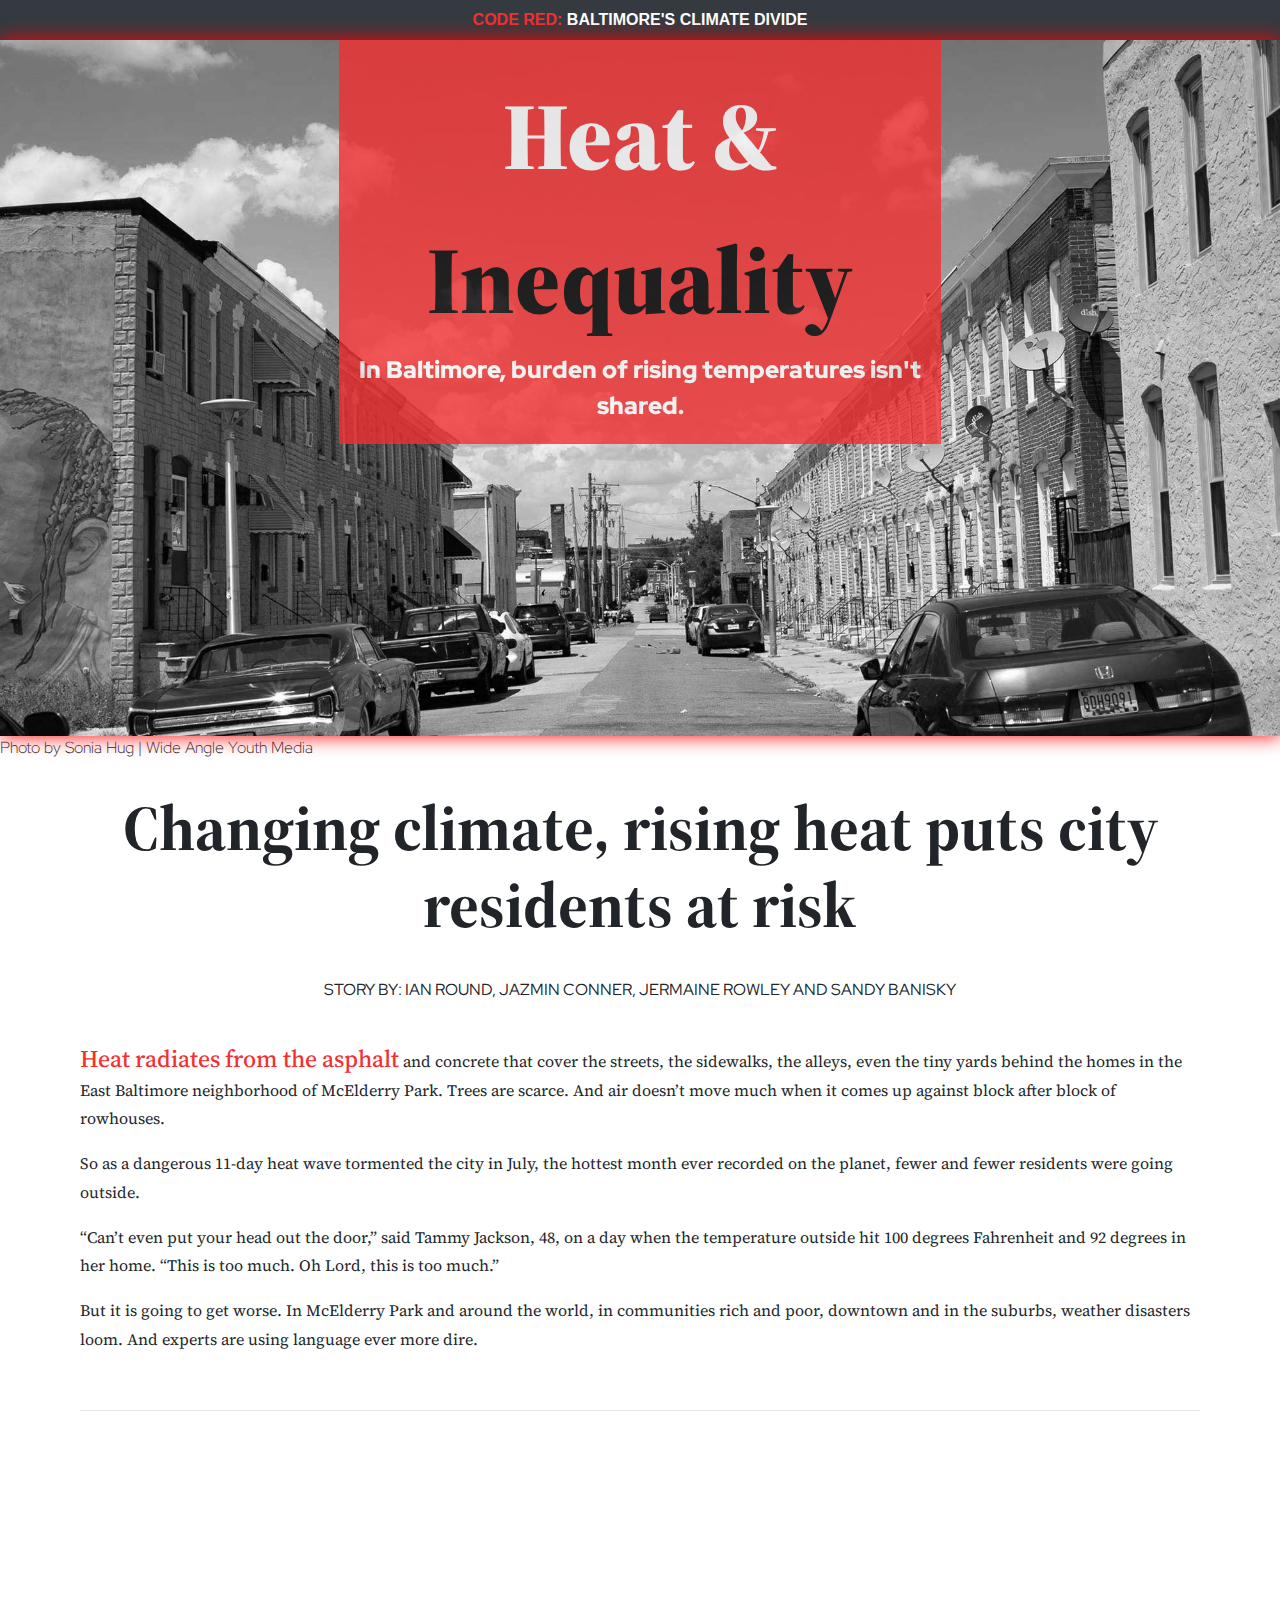
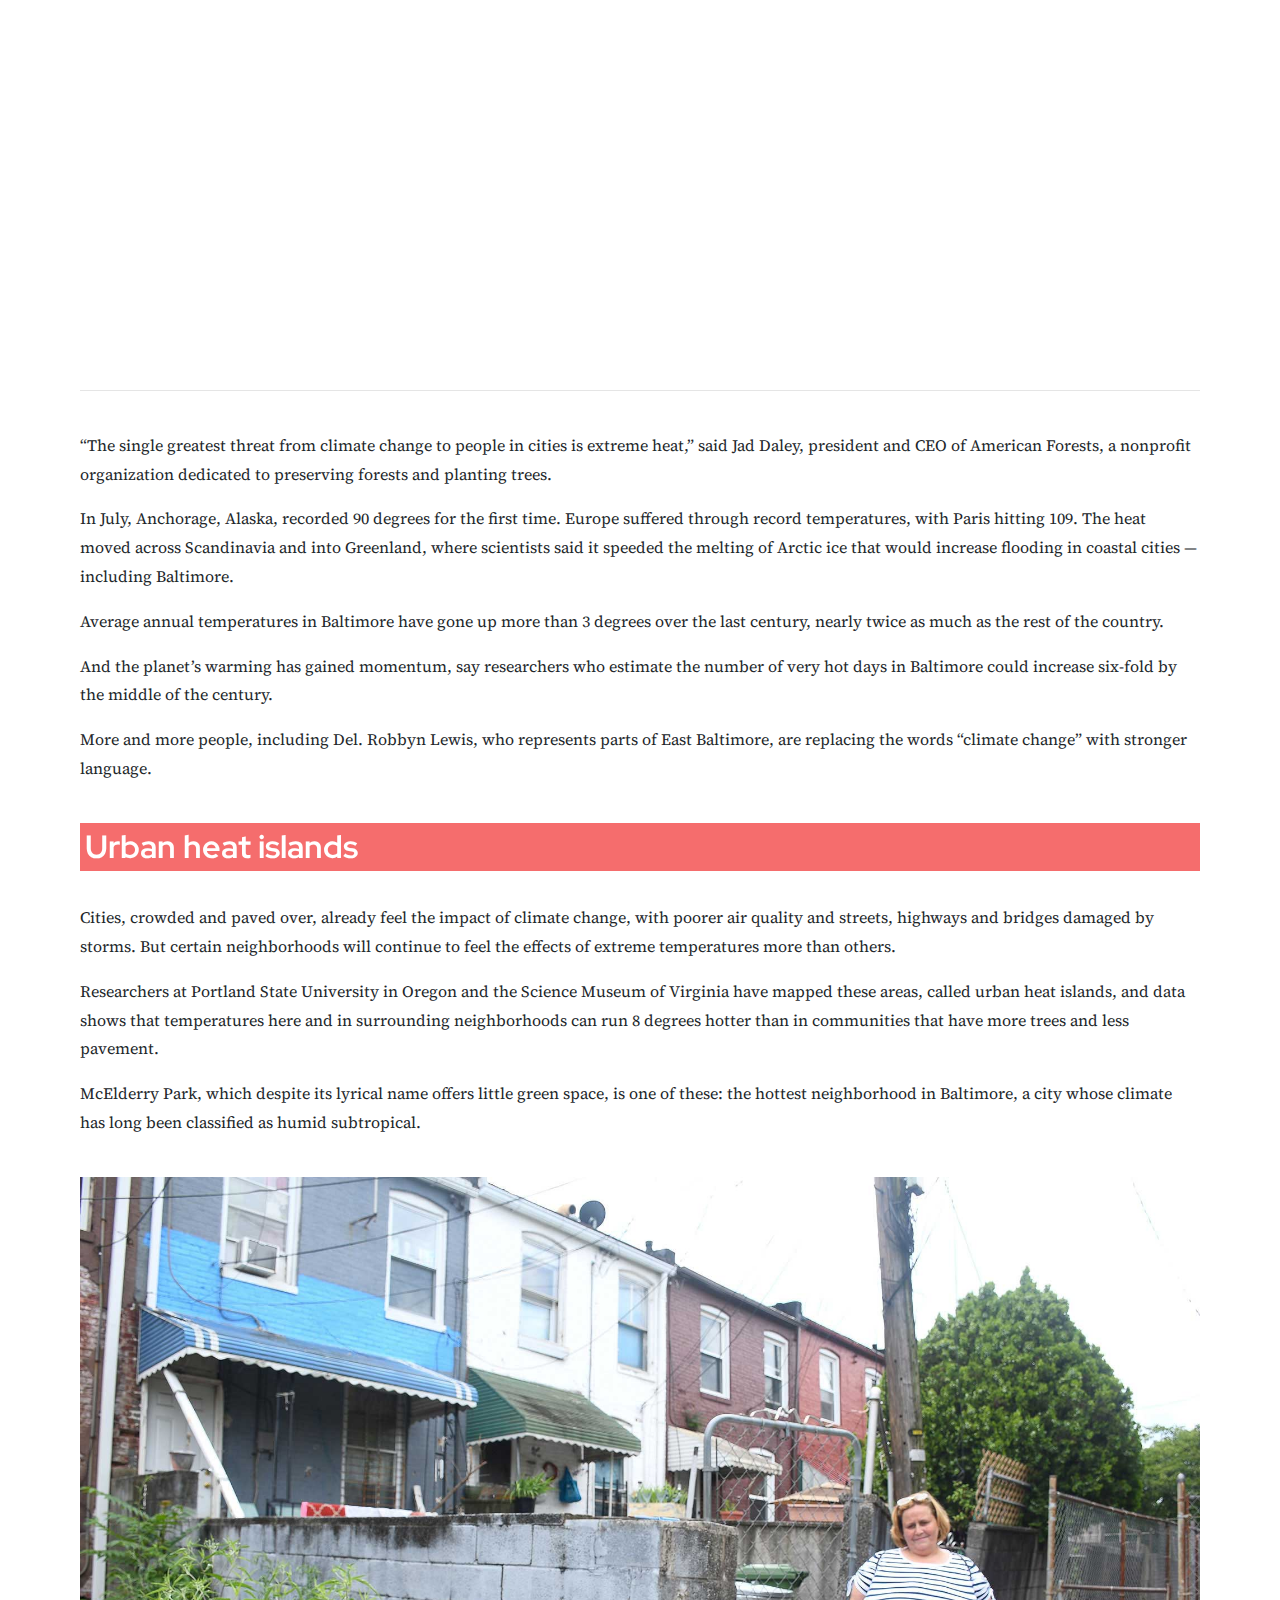
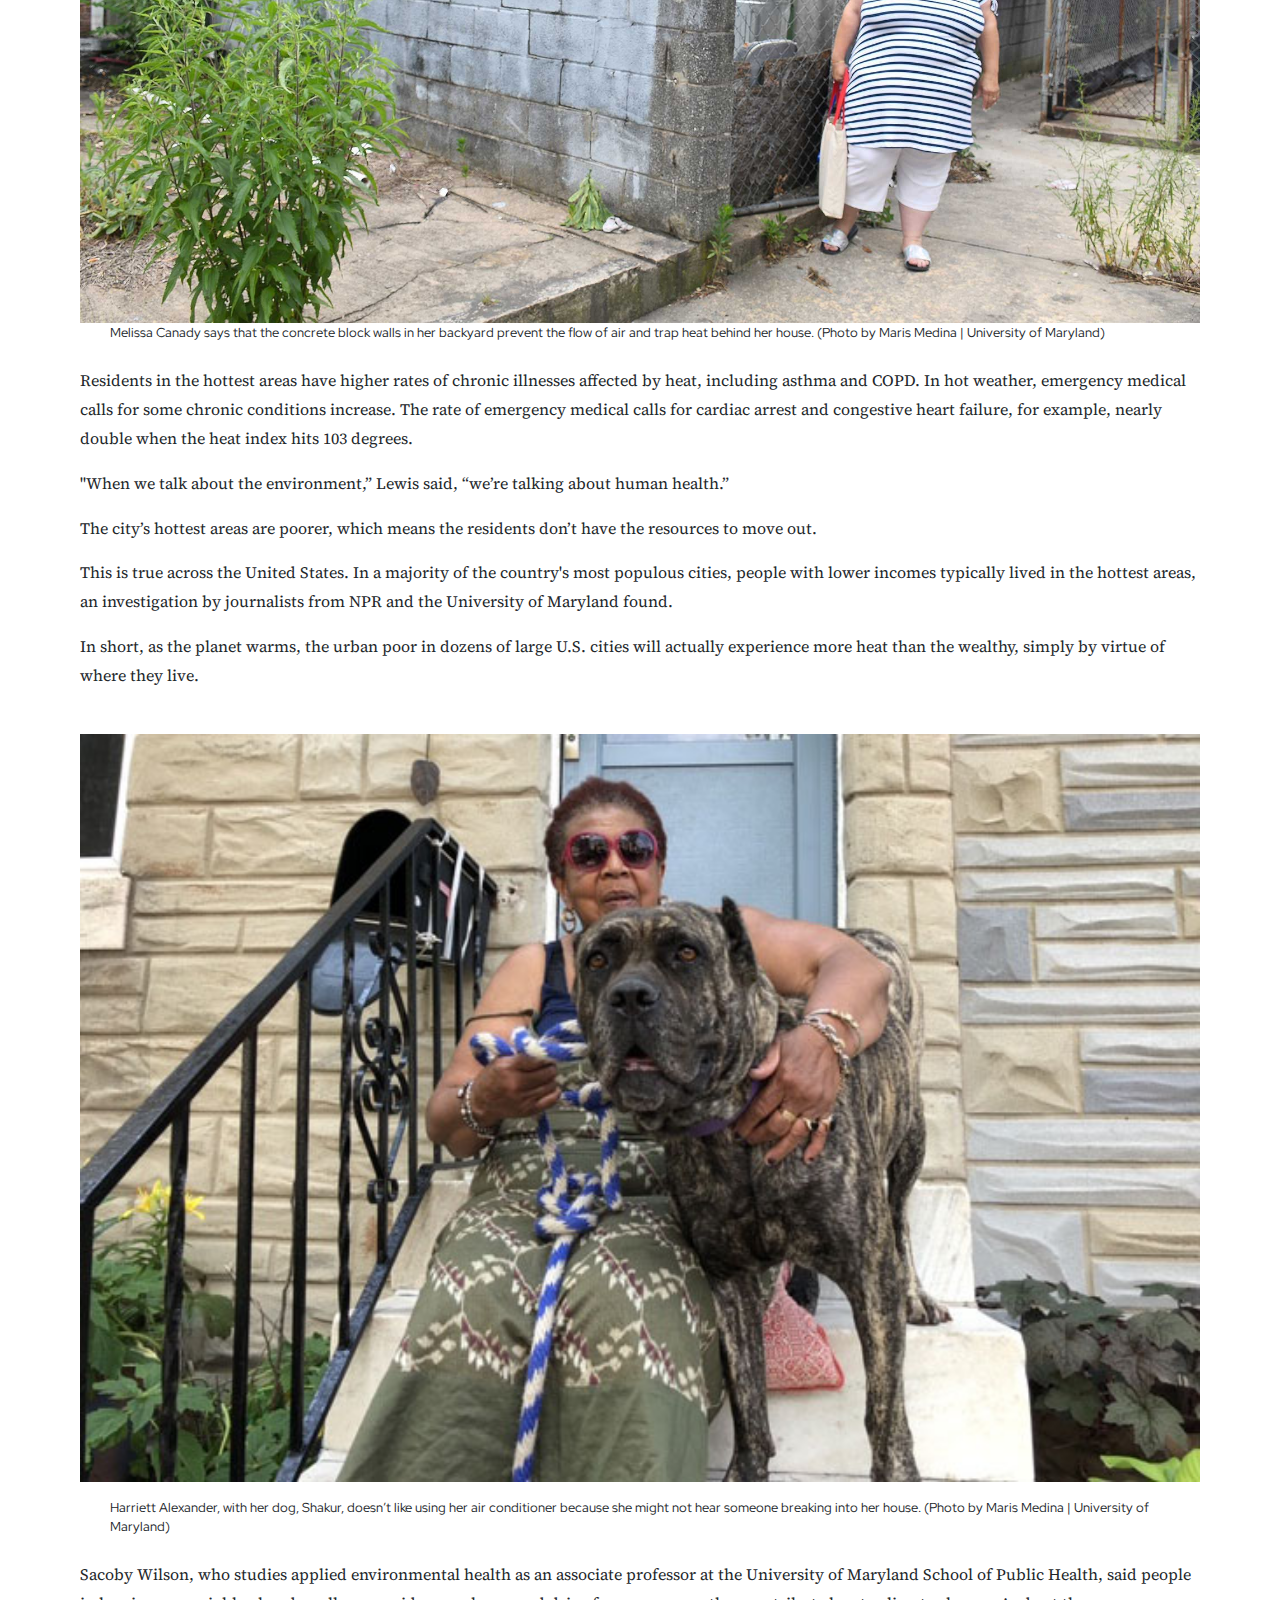
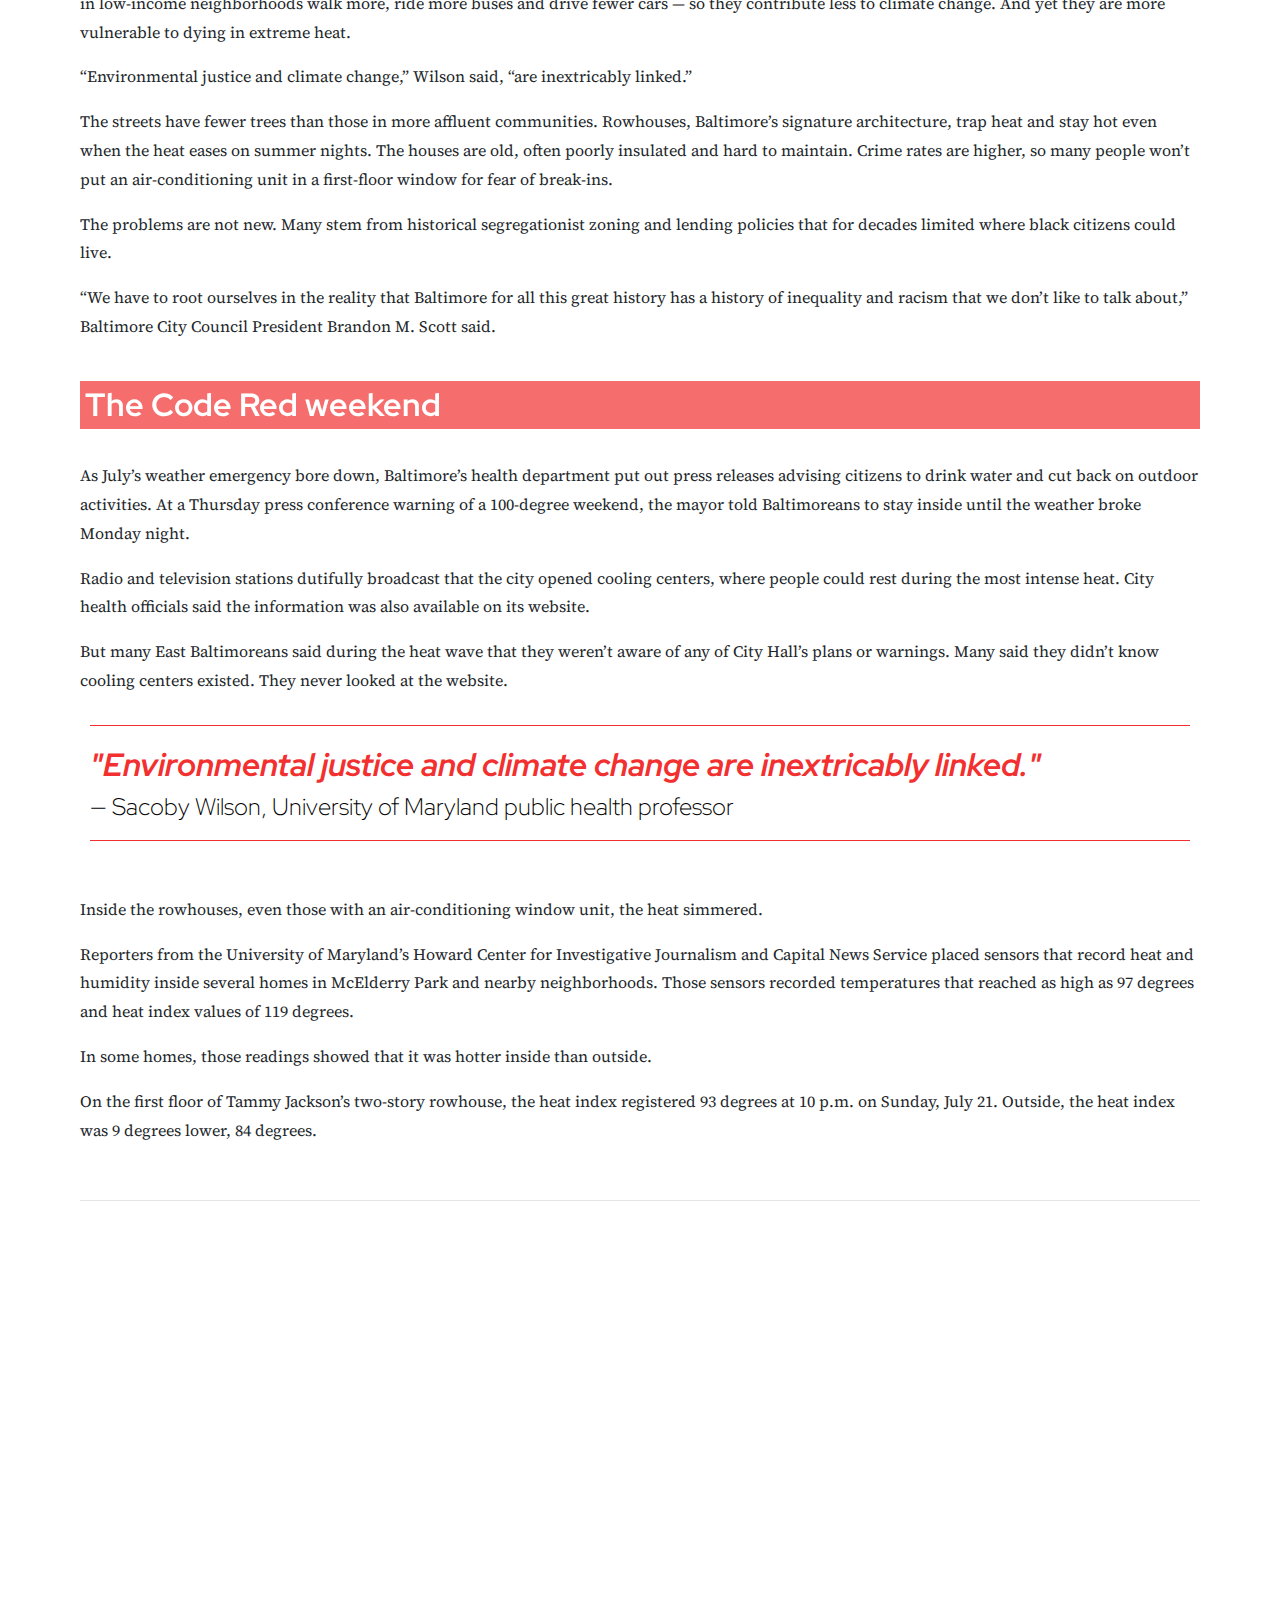
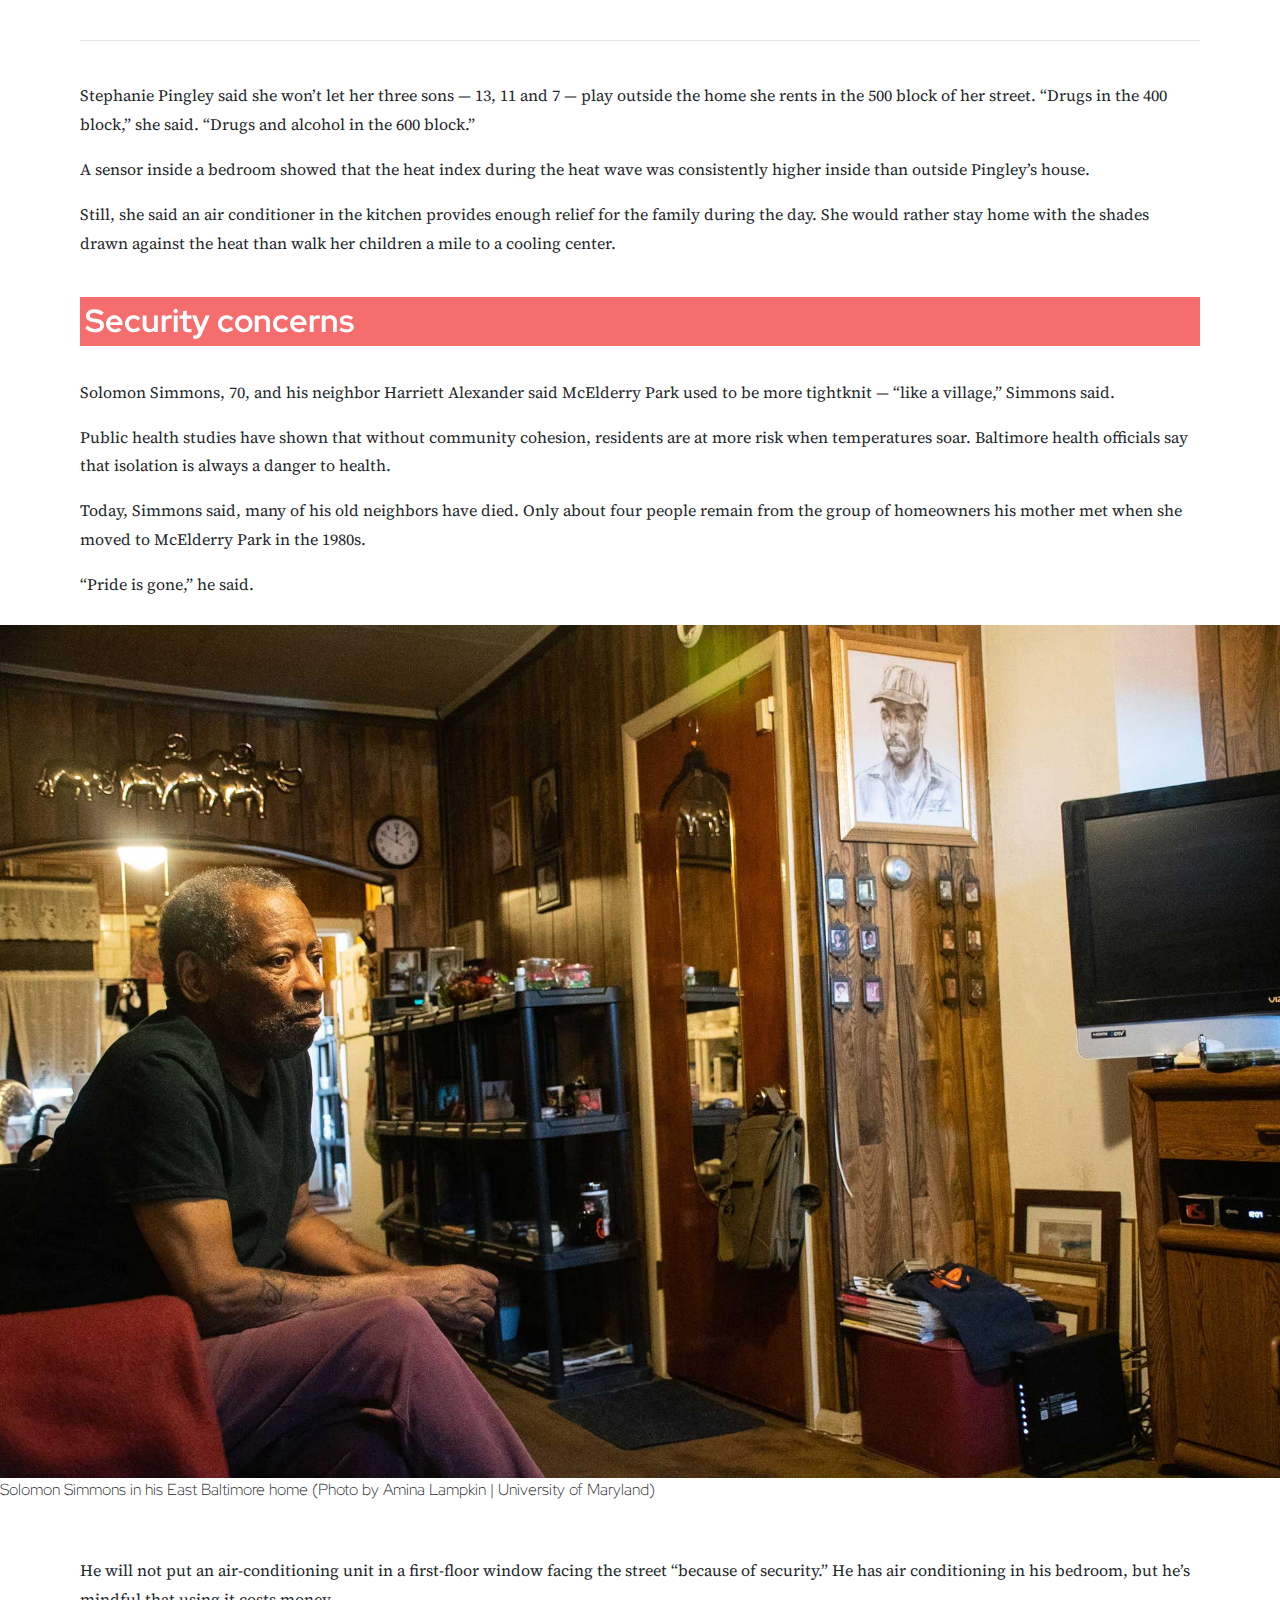
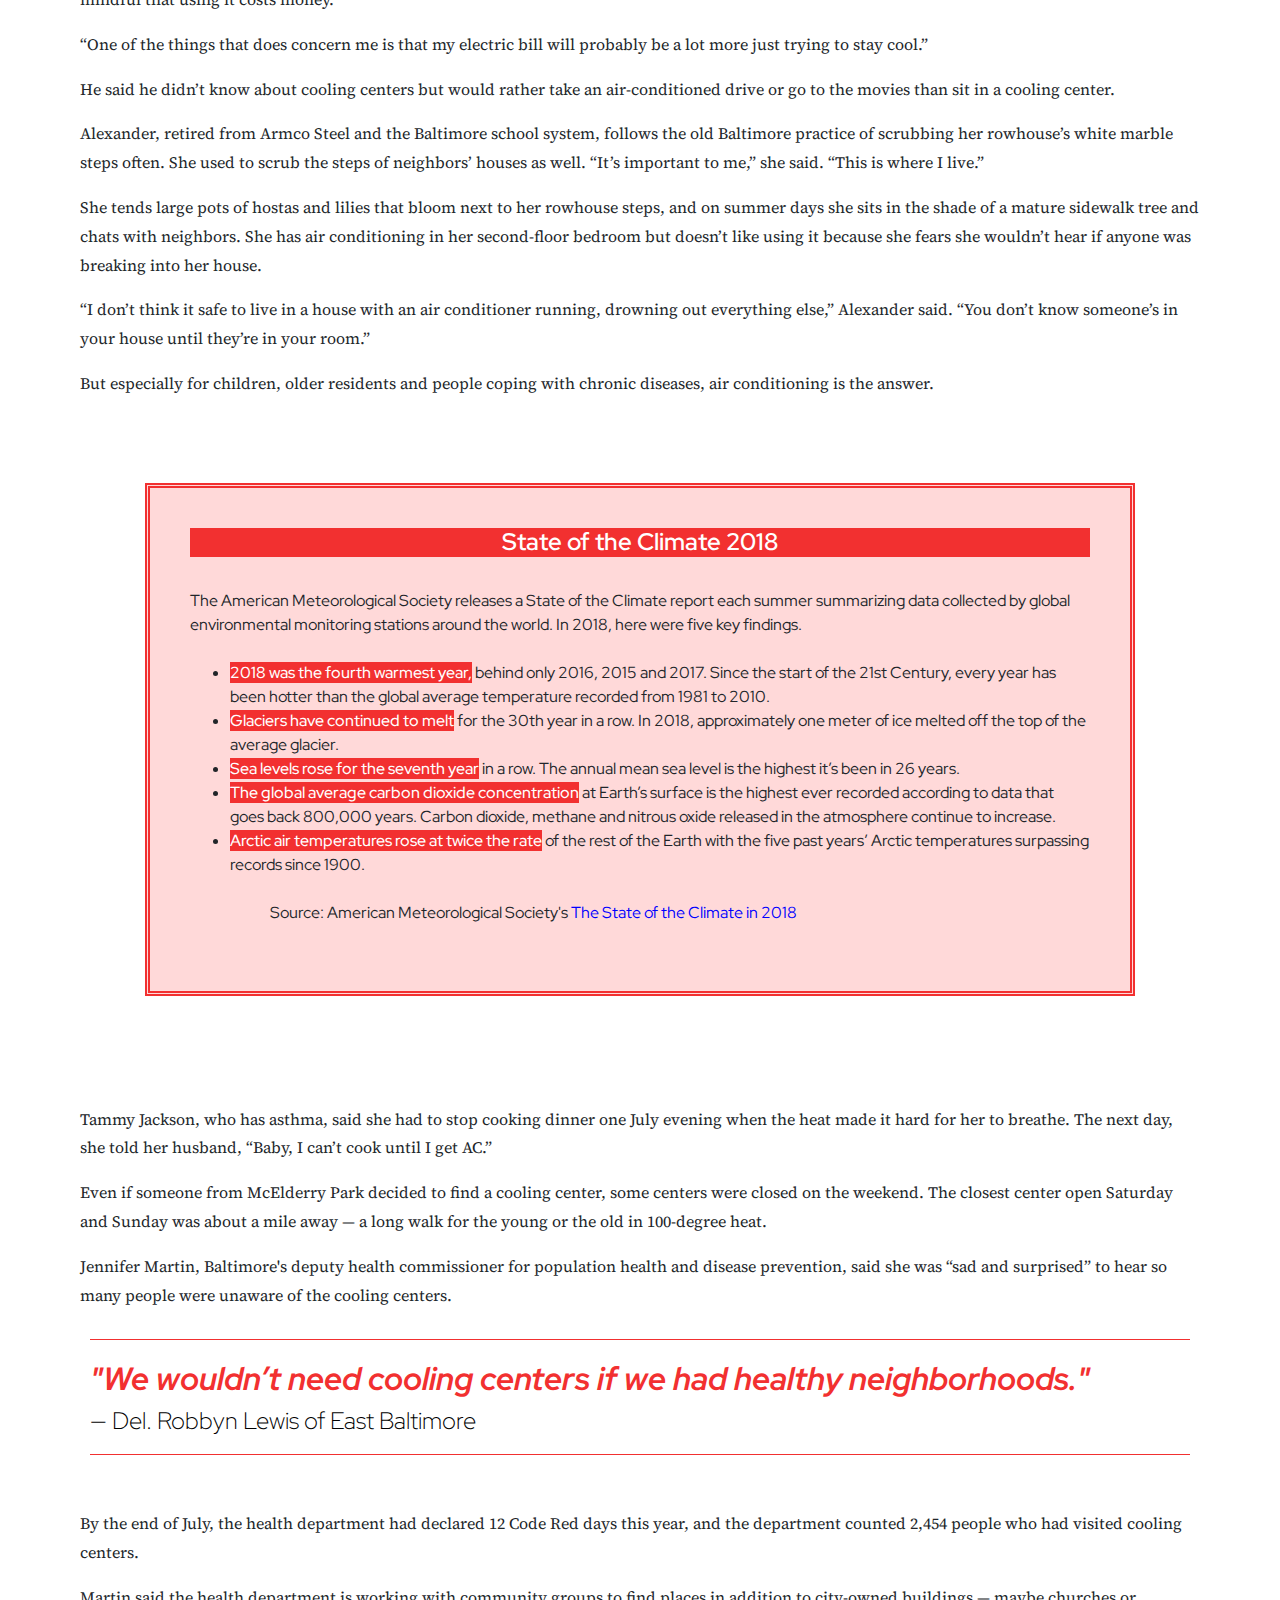
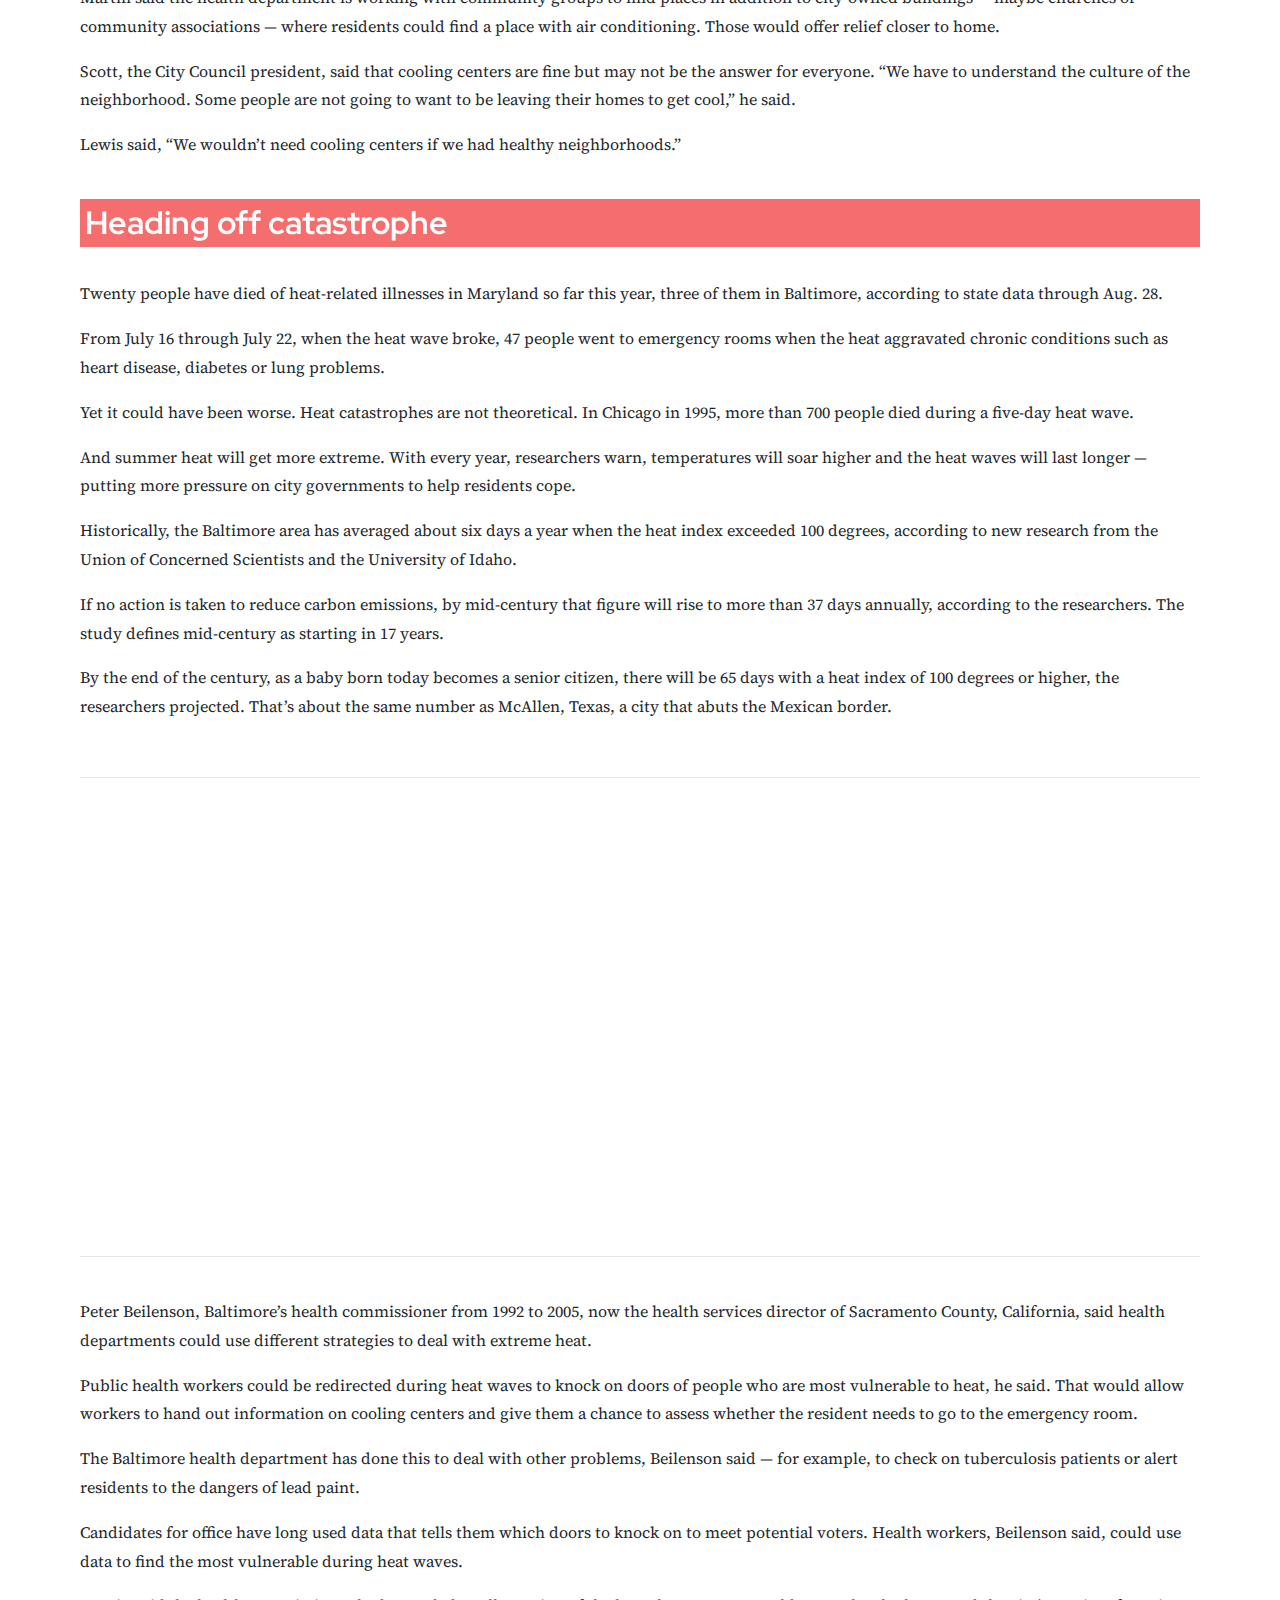
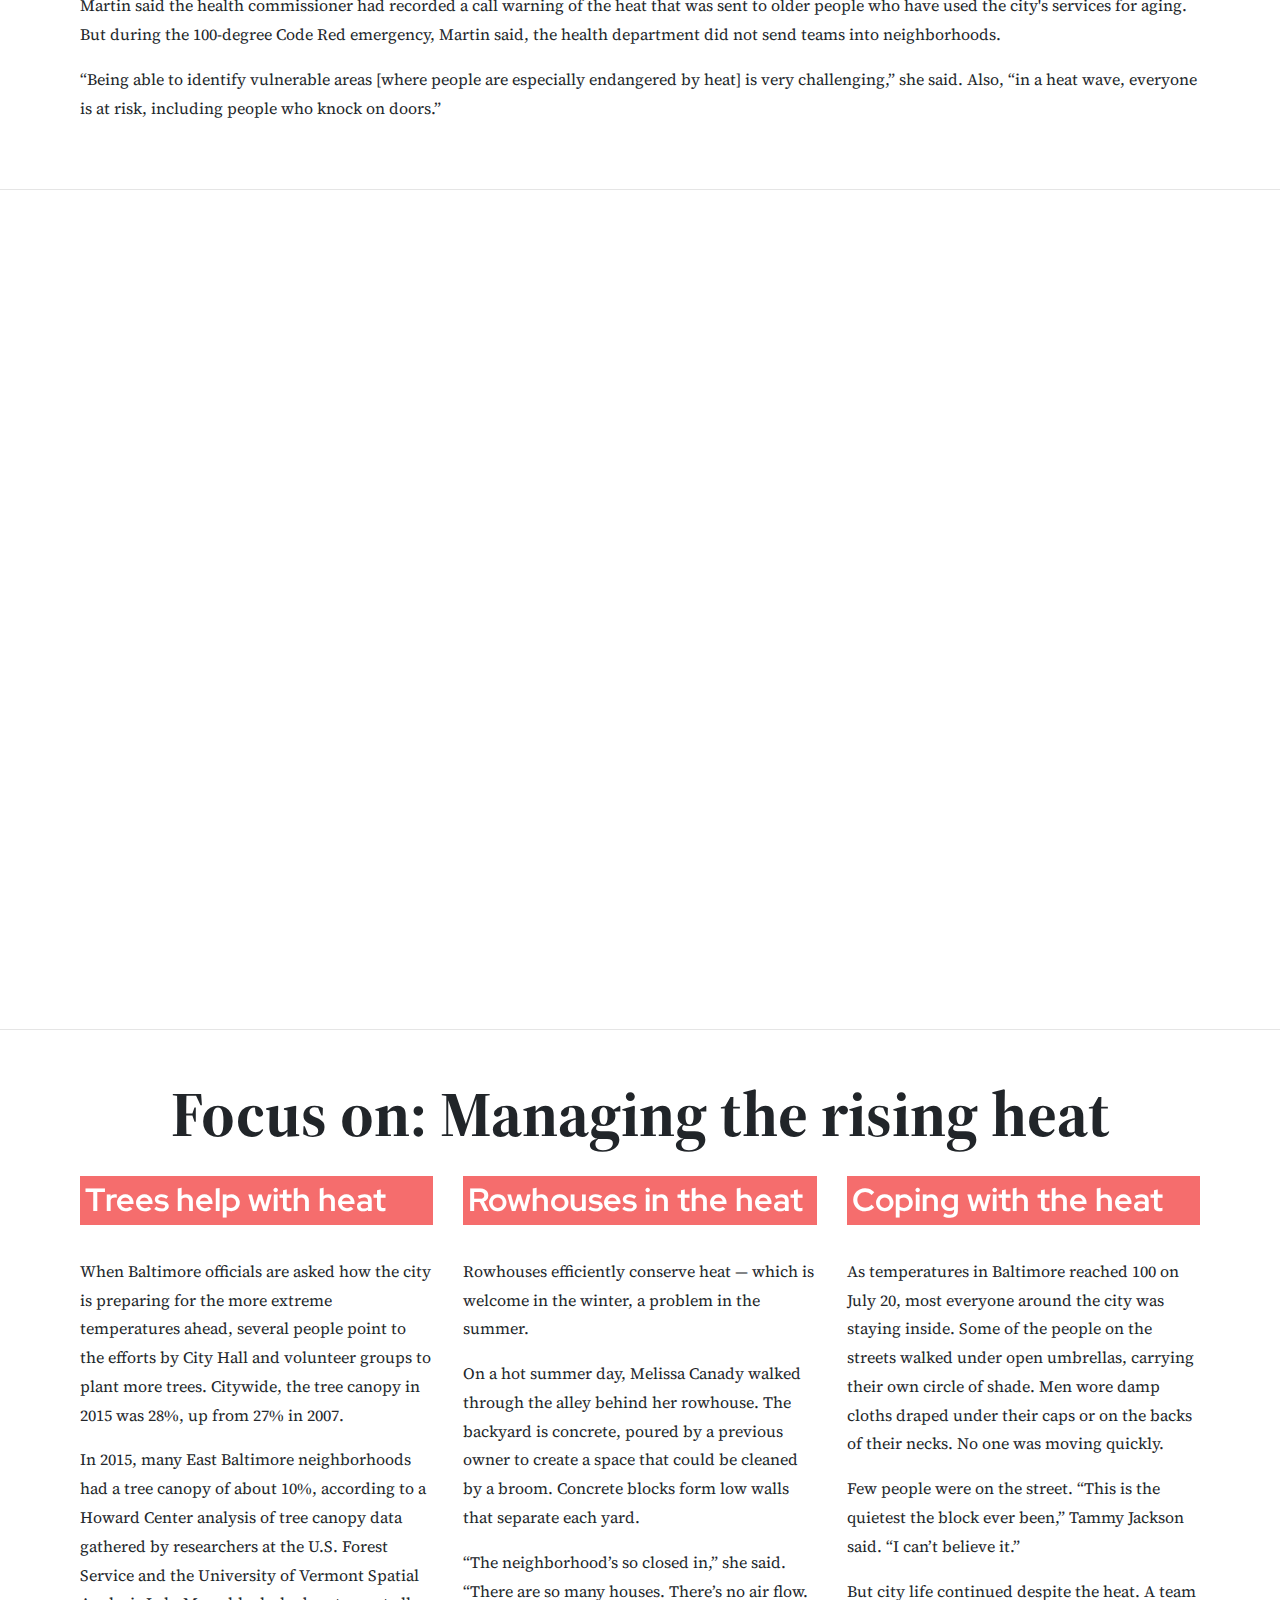
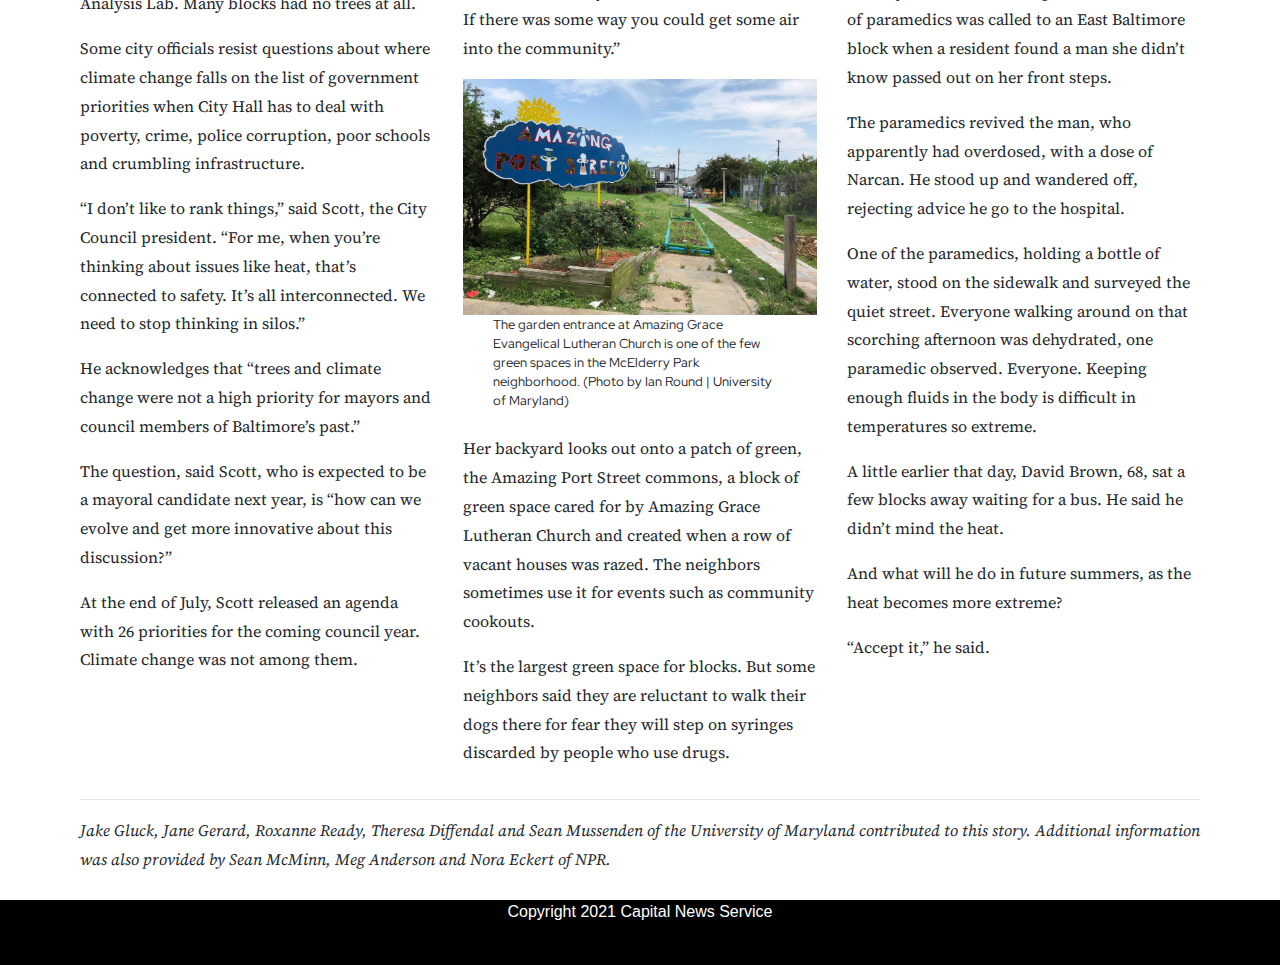
<file: climate-crisis-story/index.html>
<!doctype html>

<html lang="en">
<head>
  <meta charset="utf-8">
  <meta name="viewport" content="width=device-width, initial-scale=1, shrink-to-fit=no">

  <title>Code Red: Baltimore's Climate Divide</title>
  <meta name="description" content="Code Red: Baltimore's Climate Divide">
  <meta name="keywords" content= "Changing climate, rising heat puts city residents at risk">
  <meta name=""
  <meta name="author" content="Noella Kertes">

  <!-- Bootstrap CSS -->
<link rel="stylesheet" href="https://stackpath.bootstrapcdn.com/bootstrap/4.4.1/css/bootstrap.min.css" integrity="sha384-Vkoo8x4CGsO3+Hhxv8T/Q5PaXtkKtu6ug5TOeNV6gBiFeWPGFN9MuhOf23Q9Ifjh" crossorigin="anonymous">

  <!-- My local stylesheet -->
<link rel="stylesheet" type="text/css" href="style.css">

<!-- Google Font Styles-->

<link rel="preconnect" href="https://fonts.googleapis.com">
<link rel="preconnect" href="https://fonts.gstatic.com" crossorigin>
<link href="https://fonts.googleapis.com/css2?family=Red+Hat+Display:wght@300;400;500;600;700;800;900&display=swap" rel="stylesheet">

<link rel="preconnect" href="https://fonts.googleapis.com">
<link rel="preconnect" href="https://fonts.gstatic.com" crossorigin>
<link href="https://fonts.googleapis.com/css2?family=Source+Serif+Pro:wght@300;400;600;700;900&display=swap" rel="stylesheet">

</head>

<body>

  <!-- NavBar -->
  <nav class="navbar navbar-expand-lg navbar-light bg-dark">
    <span class="nav-top"><span class="red">Code Red:</span> Baltimore's Climate Divide</span>

</nav>
  <!-- End NavBar -->

  <!-- Splash/hero area -->

  <div class="hero-container">
    <img src="images/sonia-hug-streetview.jpg" class="hero-image" alt="Baltimore streeview">
      <div class="overlay">

        <br>

        <div class="hero-hed">Heat & <span class="black">Inequality</span>

          <div class="hero-sub">In Baltimore, burden of rising temperatures isn't shared.

          </div>

        </div>

      </div>
  </div>
  <figcaption>Photo by Sonia Hug | Wide Angle Youth Media </figcaption>
  <!-- End Splash/hero area-->

<div class="container">

  <div class="hed-overlay">

      <h1 id="headline">Changing climate, rising heat puts city residents at risk</h1>

  </div>

    <br>

  <p id="byline">STORY BY: IAN ROUND, JAZMIN CONNER, JERMAINE ROWLEY AND SANDY BANISKY</p>

    <br>

    <p><span class="firstwords">Heat radiates from the asphalt</span> and concrete that cover the streets, the sidewalks, the alleys, even the tiny yards behind the homes in the East Baltimore neighborhood of McElderry Park. Trees are scarce. And air doesn’t move much when it comes up against block after block of rowhouses.</p>

    <p>So as a dangerous 11-day heat wave tormented the city in July, the hottest month ever recorded on the planet, fewer and fewer residents were going outside.</p>

    <p>“Can’t even put your head out the door,” said Tammy Jackson, 48, on a day when the temperature outside hit 100 degrees Fahrenheit and 92 degrees in her home. “This is too much. Oh Lord, this is too much.”</p>

    <p>But it is going to get worse. In McElderry Park and around the world, in communities rich and poor, downtown and in the suburbs, weather disasters loom. And experts are using language ever more dire.</p>

    <br>

      <hr>

      <iframe title="Baltimore has more than its share of heat-related deaths in Maryland" aria-label="Grouped Bars" id="datawrapper-chart-mdmr4" src="https://datawrapper.dwcdn.net/mdmr4/5/" scrolling="no" frameborder="0" style="width: 0; min-width: 100% !important; border: none;" height="540"></iframe><script type="text/javascript">!function(){"use strict";window.addEventListener("message",(function(e){if(void 0!==e.data["datawrapper-height"]){var t=document.querySelectorAll("iframe");for(var a in e.data["datawrapper-height"])for(var r=0;r<t.length;r++){if(t[r].contentWindow===e.source)t[r].style.height=e.data["datawrapper-height"][a]+"px"}}}))}();
      </script>

      <hr>

    <br>

    <p>“The single greatest threat from climate change to people in cities is extreme heat,” said Jad Daley, president and CEO of American Forests, a nonprofit organization dedicated to preserving forests and planting trees.</p>

    <p>In July, Anchorage, Alaska, recorded 90 degrees for the first time. Europe suffered through record temperatures, with Paris hitting 109. The heat moved across Scandinavia and into Greenland, where scientists said it speeded the melting of Arctic ice that would increase flooding in coastal cities — including Baltimore.</p>

    <p>Average annual temperatures in Baltimore have gone up more than 3 degrees over the last century, nearly twice as much as the rest of the country.</p>

    <p>And the planet’s warming has gained momentum, say researchers who estimate the number of very hot days in Baltimore could increase six-fold by the middle of the century.</p>

    <p>More and more people, including Del. Robbyn Lewis, who represents parts of East Baltimore, are replacing the words “climate change” with stronger language.</p>

    <br>

      <h2 id="chapter">Urban heat islands</h2>

      <br>

      <p>Cities, crowded and paved over, already feel the impact of climate change, with poorer air quality and streets, highways and bridges damaged by storms. But certain neighborhoods will continue to feel the effects of extreme temperatures more than others.</p>

      <p>Researchers at Portland State University in Oregon and the Science Museum of Virginia have mapped these areas, called urban heat islands, and data shows that temperatures here and in surrounding neighborhoods can run 8 degrees hotter than in communities that have more trees and less pavement.</p>

      <p>McElderry Park, which despite its lyrical name offers little green space, is one of these: the hottest neighborhood in Baltimore, a city whose climate has long been classified as humid subtropical.</p>

      <br>

        <img class="picture" src="images/melissa-candy.jpg" alt="Melissa Candy">
        <figcaption class="small">Melissa Canady says that the concrete block walls in her backyard prevent the flow of air and trap heat behind her house. (Photo by Maris Medina | University of Maryland) </figcaption>

      <br>

      <p>Residents in the hottest areas have higher rates of chronic illnesses affected by heat, including asthma and COPD. In hot weather, emergency medical calls for some chronic conditions increase. The rate of emergency medical calls for cardiac arrest and congestive heart failure, for example, nearly double when the heat index hits 103 degrees.</p>

      <p>"When we talk about the environment,” Lewis said, “we’re talking about human health.”</p>

      <p>The city’s hottest areas are poorer, which means the residents don’t have the resources to move out.</p>

      <p>This is true across the United States. In a majority of the country's most populous cities, people with lower incomes typically lived in the hottest areas, an investigation by journalists from NPR and the University of Maryland found.</p>

      <p>In short, as the planet warms, the urban poor in dozens of large U.S. cities will actually experience more heat than the wealthy, simply by virtue of where they live.<p>

        <br>

          <img class="picture" src="images/harriett-alexander.jpg" alt="Harriett Alexander sits on the front stoop with her dog" class="full-screen-image">
            <figcaption class="small">Harriett Alexander, with her dog, Shakur, doesn’t like using her air conditioner because she might not hear someone breaking into her house. (Photo by Maris Medina | University of Maryland) </figcaption>
          <br>

      <p>Sacoby Wilson, who studies applied environmental health as an associate professor at the University of Maryland School of Public Health, said people in low-income neighborhoods walk more, ride more buses and drive fewer cars — so they contribute less to climate change. And yet they are more vulnerable to dying in extreme heat.</p>

      <p>“Environmental justice and climate change,” Wilson said, “are inextricably linked.”</p>

      <p>The streets have fewer trees than those in more affluent communities. Rowhouses, Baltimore’s signature architecture, trap heat and stay hot even when the heat eases on summer nights. The houses are old, often poorly insulated and hard to maintain. Crime rates are higher, so many people won’t put an air-conditioning unit in a first-floor window for fear of break-ins.</p>

      <p>The problems are not new. Many stem from historical segregationist zoning and lending policies that for decades limited where black citizens could live.</p>

      <p>“We have to root ourselves in the reality that Baltimore for all this great history has a history of inequality and racism that we don’t like to talk about,” Baltimore City Council President Brandon M. Scott said. </p>

      <br>

    <h2 id="chapter">The Code Red weekend</h2>

      <br>

      <p>As July’s weather emergency bore down, Baltimore’s health department put out press releases advising citizens to drink water and cut back on outdoor activities. At a Thursday press conference warning of a 100-degree weekend, the mayor told Baltimoreans to stay inside until the weather broke Monday night.<p>

      <p>Radio and television stations dutifully broadcast that the city opened cooling centers, where people could rest during the most intense heat. City health officials said the information was also available on its website.</p>

      <p>But many East Baltimoreans said during the heat wave that they weren’t aware of any of City Hall’s plans or warnings. Many said they didn’t know cooling centers existed. They never looked at the website.</p>

        <div class="quote">
          "Environmental justice and climate change are inextricably linked." </div>
          <div class="quote-attribution">
           &mdash; Sacoby Wilson, University of Maryland public health professor </div>
      <br>

      <p>Inside the rowhouses, even those with an air-conditioning window unit, the heat simmered.</p>

      <p>Reporters from the University of Maryland’s Howard Center for Investigative Journalism and Capital News Service placed sensors that record heat and humidity inside several homes in McElderry Park and nearby neighborhoods. Those sensors recorded temperatures that reached as high as 97 degrees and heat index values of 119 degrees.</p>

      <p>In some homes, those readings showed that it was hotter inside than outside.</p>

      <p>On the first floor of Tammy Jackson’s two-story rowhouse, the heat index registered 93 degrees at 10 p.m. on Sunday, July 21. Outside, the heat index was 9 degrees lower, 84 degrees.</p>

      <br>

        <hr>

      <iframe title="Indoor and outdoor heat index during Baltimore heat wave, July 16-22, 2019" aria-label="Interactive line chart" id="datawrapper-chart-GYzrJ" src="https://datawrapper.dwcdn.net/GYzrJ/1/" scrolling="no" frameborder="0" style="width: 0; min-width: 100% !important; border: none;" height="400"></iframe><script type="text/javascript">!function(){"use strict";window.addEventListener("message",(function(e){if(void 0!==e.data["datawrapper-height"]){var t=document.querySelectorAll("iframe");for(var a in e.data["datawrapper-height"])for(var r=0;r<t.length;r++){if(t[r].contentWindow===e.source)t[r].style.height=e.data["datawrapper-height"][a]+"px"}}}))}();
  </script>

        <hr>

      <br>

      <p>Stephanie Pingley said she won’t let her three sons — 13, 11 and 7 — play outside the home she rents in the 500 block of her street. “Drugs in the 400 block,” she said. “Drugs and alcohol in the 600 block.”</p>

      <p>A sensor inside a bedroom showed that the heat index during the heat wave was consistently higher inside than outside Pingley’s house.</p>

      <p>Still, she said an air conditioner in the kitchen provides enough relief for the family during the day. She would rather stay home with the shades drawn against the heat than walk her children a mile to a cooling center.</p>

      <br>

    <h2 id="chapter">Security concerns</h2>

      <br>

      <p>Solomon Simmons, 70, and his neighbor Harriett Alexander said McElderry Park used to be more tightknit — “like a village,” Simmons said.

      <p>Public health studies have shown that without community cohesion, residents are at more risk when temperatures soar. Baltimore health officials say that isolation is always a danger to health.<p>

      <p>Today, Simmons said, many of his old neighbors have died. Only about four people remain from the group of homeowners his mother met when she moved to McElderry Park in the 1980s.</p>

      <p>“Pride is gone,” he said.</p>

    </div>

        <img src="images/solomon-simmons.jpg" alt="Solomon Simmons" class="picture">
          <figcaption>Solomon Simmons in his East Baltimore home (Photo by Amina Lampkin | University of Maryland)</figcaption>
        <br>

    <div class="container">

      <p>He will not put an air-conditioning unit in a first-floor window facing the street “because of security.” He has air conditioning in his bedroom, but he’s mindful that using it costs money.</p>

      <p>“One of the things that does concern me is that my electric bill will probably be a lot more just trying to stay cool.”</p>

      <p>He said he didn’t know about cooling centers but would rather take an air-conditioned drive or go to the movies than sit in a cooling center.</p>

      <p>Alexander, retired from Armco Steel and the Baltimore school system, follows the old Baltimore practice of scrubbing her rowhouse’s white marble steps often. She used to scrub the steps of neighbors’ houses as well. “It’s important to me,” she said. “This is where I live.” </p>

      <p>She tends large pots of hostas and lilies that bloom next to her rowhouse steps, and on summer days she sits in the shade of a mature sidewalk tree and chats with neighbors. She has air conditioning in her second-floor bedroom but doesn’t like using it because she fears she wouldn’t hear if anyone was breaking into her house.</p>

      <p>“I don’t think it safe to live in a house with an air conditioner running, drowning out everything else,” Alexander said. “You don’t know someone’s in your house until they’re in your room.”</p>

      <p>But especially for children, older residents and people coping with chronic diseases, air conditioning is the answer.</p>

      <div class="sidebar-pullout">

        <h3 id= "pullout-hed">State of the Climate 2018</h3>

          <br>The American Meteorological Society releases a State of the Climate report each summer summarizing data collected by global environmental monitoring stations around the world. In 2018, here were five key findings.<br>
          <br>
            <ul><li><span class="findings">2018 was the fourth warmest year,</span> behind only 2016, 2015 and 2017. Since the start of the 21st Century, every year has been hotter than the global average temperature recorded from 1981 to 2010.</li>

            <li><span class="findings">Glaciers have continued to melt</span> for the 30th year in a row. In 2018, approximately one meter of ice melted off the top of the average glacier. </li>

            <li><span class="findings">Sea levels rose for the seventh year</span> in a row. The annual mean sea level is the highest it’s been in 26 years.</li>

            <li><span class="findings">The global average carbon dioxide concentration</span> at Earth’s surface is the highest ever recorded according to data that goes back 800,000 years. Carbon dioxide, methane and nitrous oxide released in the atmosphere continue to increase.</li>

            <li><span class="findings">Arctic air temperatures rose at twice the rate</span> of the rest of the Earth with the five past years’ Arctic temperatures surpassing records since 1900.</li><ul>

            <br>Source: American Meteorological Society's <a href = "https://www.ametsoc.org/ams/index.cfm/publications/bulletin-of-the-american-meteorological-society-bams/state-of-the-climate/" target="_blank">The State of the Climate in 2018 </a> </br>
          </div>

        <br>

      <p>Tammy Jackson, who has asthma, said she had to stop cooking dinner one July evening when the heat made it hard for her to breathe. The next day, she told her husband, “Baby, I can’t cook until I get AC.”<p>

      <p>Even if someone from McElderry Park decided to find a cooling center, some centers were closed on the weekend. The closest center open Saturday and Sunday was about a mile away — a long walk for the young or the old in 100-degree heat.</p>

      <p>Jennifer Martin, Baltimore's deputy health commissioner for population health and disease prevention, said she was “sad and surprised” to hear so many people were unaware of the cooling centers.</p>

      <div class="quote">
        "We wouldn’t need cooling centers if we had healthy neighborhoods."</div>
        <div class="quote-attribution">
         &mdash; Del. Robbyn Lewis of East Baltimore
      </div>

      <br>

      <p>By the end of July, the health department had declared 12 Code Red days this year, and the department counted 2,454 people who had visited cooling centers.</p>

      <p>Martin said the health department is working with community groups to find places in addition to city-owned buildings — maybe churches or community associations — where residents could find a place with air conditioning. Those would offer relief closer to home.</p>

      <p>Scott, the City Council president, said that cooling centers are fine but may not be the answer for everyone. “We have to understand the culture of the neighborhood. Some people are not going to want to be leaving their homes to get cool,” he said.</p>

      <p>Lewis said, “We wouldn’t need cooling centers if we had healthy neighborhoods.”</p>

    <br>

    <h2 id="chapter">Heading off catastrophe</h2>

    <br>

      <p>Twenty people have died of heat-related illnesses in Maryland so far this year, three of them in Baltimore, according to state data through Aug. 28.<p>

      <p>From July 16 through July 22, when the heat wave broke, 47 people went to emergency rooms when the heat aggravated chronic conditions such as heart disease, diabetes or lung problems.</p>

      <p>Yet it could have been worse. Heat catastrophes are not theoretical. In Chicago in 1995, more than 700 people died during a five-day heat wave.</p>

      <p>And summer heat will get more extreme. With every year, researchers warn, temperatures will soar higher and the heat waves will last longer — putting more pressure on city governments to help residents cope.</p>

      <p>Historically, the Baltimore area has averaged about six days a year when the heat index exceeded 100 degrees, according to new research from the Union of Concerned Scientists and the University of Idaho.</p>

      <p>If no action is taken to reduce carbon emissions, by mid-century that figure will rise to more than 37 days annually, according to the researchers. The study defines mid-century as starting in 17 years.</p>

      <p>By the end of the century, as a baby born today becomes a senior citizen, there will be 65 days with a heat index of 100 degrees or higher, the researchers projected. That’s about the same number as McAllen, Texas, a city that abuts the Mexican border.</p>

      <br>

        <hr>

        <iframe title="Projected extreme heat events in Maryland by 2040" aria-label="Map" id="datawrapper-chart-71A6P" src="https://datawrapper.dwcdn.net/71A6P/4/" scrolling="no" frameborder="0" style="width: 0; min-width: 100% !important; border: none;" height="439"></iframe><script type="text/javascript">!function(){"use strict";window.addEventListener("message",(function(e){if(void 0!==e.data["datawrapper-height"]){var t=document.querySelectorAll("iframe");for(var a in e.data["datawrapper-height"])for(var r=0;r<t.length;r++){if(t[r].contentWindow===e.source)t[r].style.height=e.data["datawrapper-height"][a]+"px"}}}))}();
        </script>

        <hr>

      <br>

      <p>Peter Beilenson, Baltimore’s health commissioner from 1992 to 2005, now the health services director of Sacramento County, California, said health departments could use different strategies to deal with extreme heat.</p>

      <p>Public health workers could be redirected during heat waves to knock on doors of people who are most vulnerable to heat, he said. That would allow workers to hand out information on cooling centers and give them a chance to assess whether the resident needs to go to the emergency room.</p>

      <p>The Baltimore health department has done this to deal with other problems, Beilenson said — for example, to check on tuberculosis patients or alert residents to the dangers of lead paint.</p>

      <p>Candidates for office have long used data that tells them which doors to knock on to meet potential voters. Health workers, Beilenson said, could use data to find the most vulnerable during heat waves.</p>

      <p>Martin said the health commissioner had recorded a call warning of the heat that was sent to older people who have used the city's services for aging. But during the 100-degree Code Red emergency, Martin said, the health department did not send teams into neighborhoods.</p>

      <p>“Being able to identify vulnerable areas [where people are especially endangered by heat] is very challenging,” she said. Also, “in a heat wave, everyone is at risk, including people who knock on doors.”</p>

    <br>

      </div>

    <hr>

    <iframe src="https://uploads.knightlab.com/storymapjs/126acb1e23b8e79dcdca344f8034e818/climate-crisis-storymap-master/index.html" frameborder="0" width="100%" height="800"></iframe>

    <hr>

    <div class="container">

      <h1 id="headline">Focus on: Managing the rising heat</h1>

      <div class="row">
        <div class="col-4">
          <p class="columns"> <h2 id="chapter">Trees help with heat</h2>

            <br>

              <p>When Baltimore officials are asked how the city is preparing for the more extreme temperatures ahead, several people point to the efforts by City Hall and volunteer groups to plant more trees. Citywide, the tree canopy in 2015 was 28%, up from 27% in 2007.</p>

              <p>In 2015, many East Baltimore neighborhoods had a tree canopy of about 10%, according to a Howard Center analysis of tree canopy data gathered by researchers at the U.S. Forest Service and the University of Vermont Spatial Analysis Lab. Many blocks had no trees at all.</p>

              <p>Some city officials resist questions about where climate change falls on the list of government priorities when City Hall has to deal with poverty, crime, police corruption, poor schools and crumbling infrastructure.</p>

              <p>“I don’t like to rank things,” said Scott, the City Council president. “For me, when you’re thinking about issues like heat, that’s connected to safety. It’s all interconnected. We need to stop thinking in silos.”</p>

              <p>He acknowledges that “trees and climate change were not a high priority for mayors and council members of Baltimore’s past.”</p>

              <p>The question, said Scott, who is expected to be a mayoral candidate next year, is “how can we evolve and get more innovative about this discussion?”</p>

              <p>At the end of July, Scott released an agenda with 26 priorities for the coming council year. Climate change was not among them.</p>

            <br>

          </p>

      </div>

        <div class="col-4">

          <p class="columns"> <h2 id="chapter">Rowhouses in the heat</h2>

            <br>

              <p>Rowhouses efficiently conserve heat — which is welcome in the winter, a problem in the summer.</p>

              <p>On a hot summer day, Melissa Canady walked through the alley behind her rowhouse. The backyard is concrete, poured by a previous owner to create a space that could be cleaned by a broom. Concrete blocks form low walls that separate each yard.</p>

              <p>“The neighborhood’s so closed in,” she said. “There are so many houses. There’s no air flow. If there was some way you could get some air into the community.”</p>

              <img class="picture" src="images/amazing-grace-garden.jpg" alt="Amazing Grace Garden">
              <figcaption class="small">The garden entrance at Amazing Grace Evangelical Lutheran Church is one of the few green spaces in the McElderry Park neighborhood. (Photo by Ian Round | University of Maryland) </figcaption>

              <br>

              <p>Her backyard looks out onto a patch of green, the Amazing Port Street commons, a block of green space cared for by Amazing Grace Lutheran Church and created when a row of vacant houses was razed. The neighbors sometimes use it for events such as community cookouts.</p>

              <p>It’s the largest green space for blocks. But some neighbors said they are reluctant to walk their dogs there for fear they will step on syringes discarded by people who use drugs.</p>

          </p>

        </div>

        <div class="col-4">
          <p class="columns"> <h2 id="chapter">Coping with the heat</h2>

              <br>

                <p>As temperatures in Baltimore reached 100 on July 20, most everyone around the city was staying inside. Some of the people on the streets walked under open umbrellas, carrying their own circle of shade. Men wore damp cloths draped under their caps or on the backs of their necks. No one was moving quickly.</p>

                <p>Few people were on the street. “This is the quietest the block ever been,” Tammy Jackson said. “I can’t believe it.”</p>

                <p>But city life continued despite the heat. A team of paramedics was called to an East Baltimore block when a resident found a man she didn’t know passed out on her front steps.</p>

                <p>The paramedics revived the man, who apparently had overdosed, with a dose of Narcan. He stood up and wandered off, rejecting advice he go to the hospital.</p>

                <p>One of the paramedics, holding a bottle of water, stood on the sidewalk and surveyed the quiet street. Everyone walking around on that scorching afternoon was dehydrated, one paramedic observed. Everyone. Keeping enough fluids in the body is difficult in temperatures so extreme. </p>

                <p>A little earlier that day, David Brown, 68, sat a few blocks away waiting for a bus. He said he didn’t mind the heat.</p>

                <p>And what will he do in future summers, as the heat becomes more extreme?</p>

                <p>“Accept it,” he said.</p>

              </p>
        </div>
      </div>

<!--Contrib lines -->
      <hr>
      <p class="contributed">Jake Gluck, Jane Gerard, Roxanne Ready, Theresa Diffendal and Sean Mussenden of the University of Maryland contributed to this story. Additional information was also provided by Sean McMinn, Meg Anderson and Nora Eckert of NPR.</p>

    </div>

<div class="footer"> Copyright 2021 Capital News Service</div>

  <!-- jQuery first, then Poppper.js, then Bootstrap JS -->
  <script src="https://code.jquery.com/jquery-3.4.1.slim.min.js" integrity="sha384-J6qa4849blE2+poT4WnyKhv5vZF5SrPo0iEjwBvKU7imGFAV0wwj1yYfoRSJoZ+n" crossorigin="anonymous"></script>
  <script src="https://cdn.jsdelivr.net/npm/popper.js@1.16.0/dist/umd/popper.min.js" integrity="sha384-Q6E9RHvbIyZFJoft+2mJbHaEWldlvI9IOYy5n3zV9zzTtmI3UksdQRVvoxMfooAo" crossorigin="anonymous"></script>
  <script src="https://stackpath.bootstrapcdn.com/bootstrap/4.4.1/js/bootstrap.min.js" integrity="sha384-wfSDF2E50Y2D1uUdj0O3uMBJnjuUD4Ih7YwaYd1iqfktj0Uod8GCExl3Og8ifwB6" crossorigin="anonymous"></script>

</body>
</html>
</file>
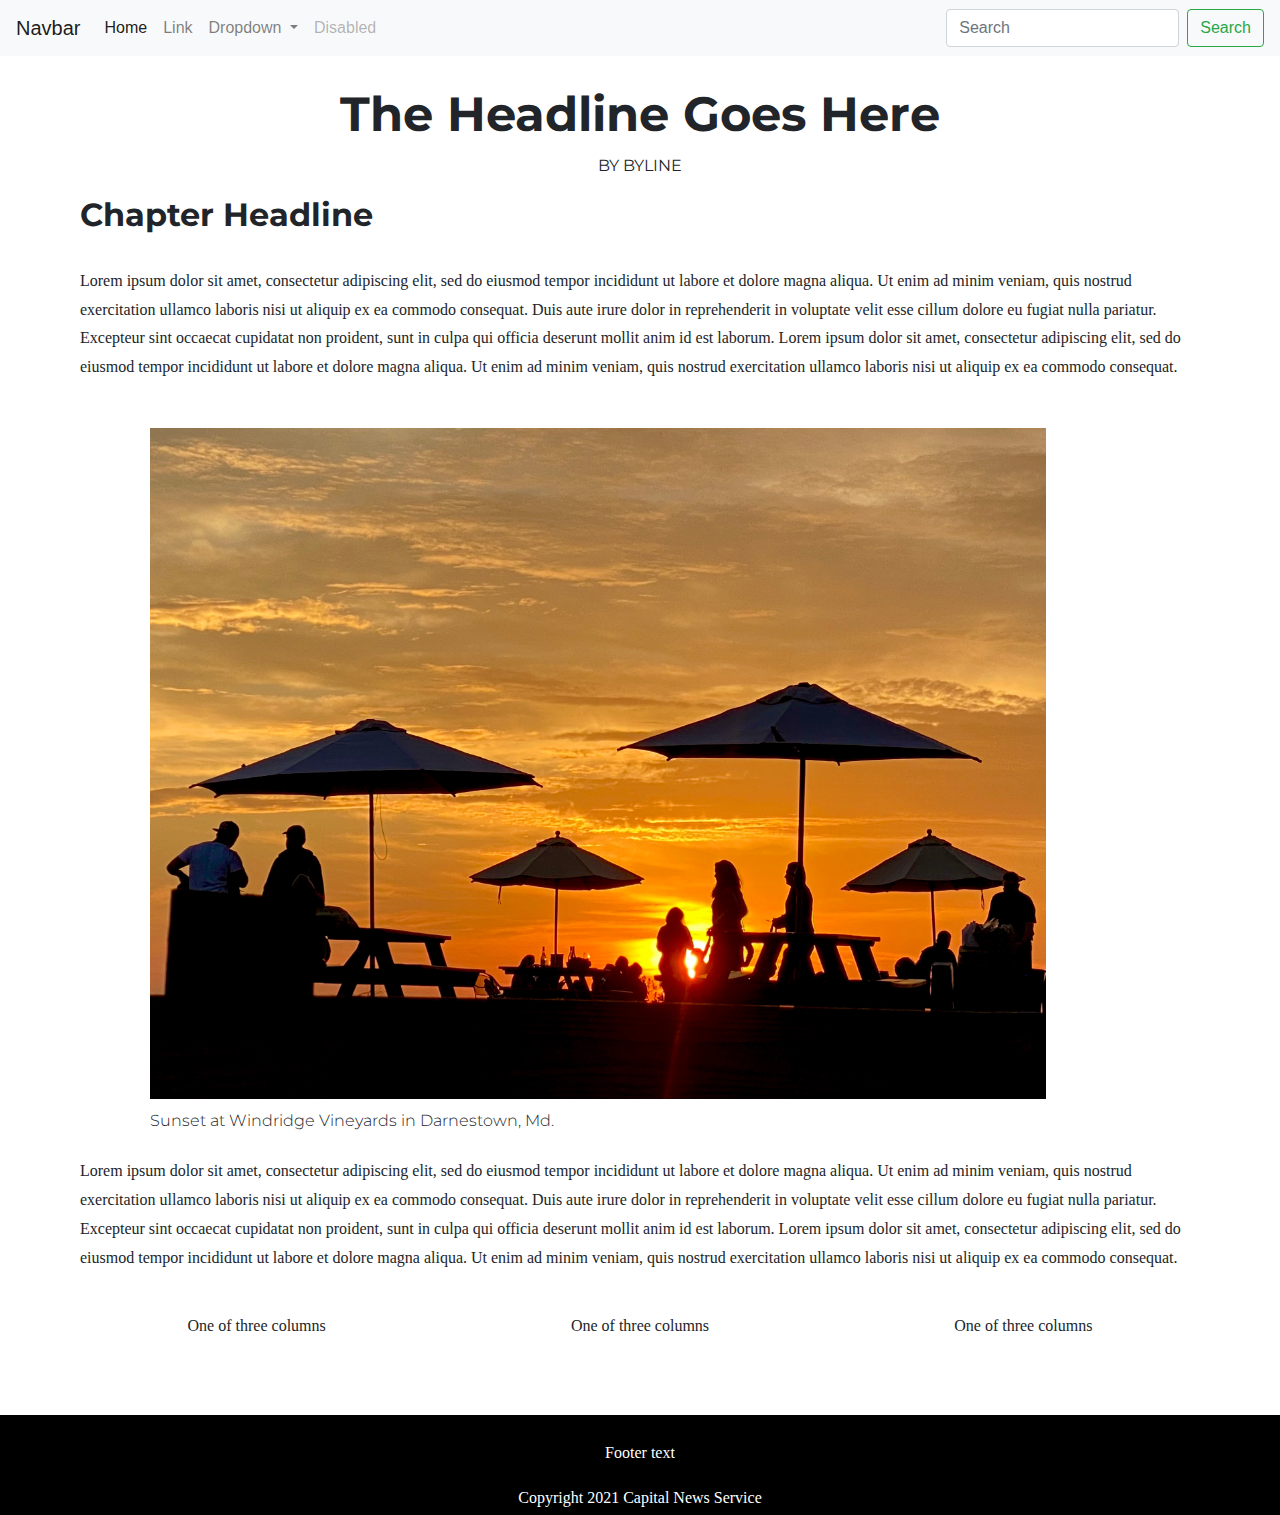
<file: html-frame/index.html>
<!doctype html>

<html lang="en">
<head>
  <meta charset="utf-8">
  <meta name="viewport" content="width=device-width, initial-scale=1, shrink-to-fit=no">

  <title>HTML Frame</title>
  <meta name="description" content="HTML Frame for Jour352">
  <meta name="author" content="Noella Kertes">

  <!-- Bootstrap CSS -->
<link rel="stylesheet" href="https://stackpath.bootstrapcdn.com/bootstrap/4.4.1/css/bootstrap.min.css" integrity="sha384-Vkoo8x4CGsO3+Hhxv8T/Q5PaXtkKtu6ug5TOeNV6gBiFeWPGFN9MuhOf23Q9Ifjh" crossorigin="anonymous">

  <!-- My local stylesheet -->
<link rel="stylesheet" type="text/css" href="style.css">

<!-- Google Font Styles-->
<link href="https://fonts.googleapis.com/css2?family=Montserrat:wght@300;400;500;700;800;900&display=swap" rel="stylesheet">

</head>

<body>

  <!-- NavBar -->
  <nav class="navbar navbar-expand-lg navbar-light bg-light">
  <a class="navbar-brand" href="#">Navbar</a>
  <button class="navbar-toggler" type="button" data-toggle="collapse" data-target="#navbarSupportedContent" aria-controls="navbarSupportedContent" aria-expanded="false" aria-label="Toggle navigation">
    <span class="navbar-toggler-icon"></span>
  </button>

  <div class="collapse navbar-collapse" id="navbarSupportedContent">
    <ul class="navbar-nav mr-auto">
      <li class="nav-item active">
        <a class="nav-link" href="#">Home <span class="sr-only">(current)</span></a>
      </li>
      <li class="nav-item">
        <a class="nav-link" href="#">Link</a>
      </li>
      <li class="nav-item dropdown">
        <a class="nav-link dropdown-toggle" href="#" id="navbarDropdown" role="button" data-toggle="dropdown" aria-haspopup="true" aria-expanded="false">
          Dropdown
        </a>
        <div class="dropdown-menu" aria-labelledby="navbarDropdown">
          <a class="dropdown-item" href="#">Action</a>
          <a class="dropdown-item" href="#">Another action</a>
          <div class="dropdown-divider"></div>
          <a class="dropdown-item" href="#">Something else here</a>
        </div>
      </li>
      <li class="nav-item">
        <a class="nav-link disabled" href="#" tabindex="-1" aria-disabled="true">Disabled</a>
      </li>
    </ul>
    <form class="form-inline my-2 my-lg-0">
      <input class="form-control mr-sm-2" type="search" placeholder="Search" aria-label="Search">
      <button class="btn btn-outline-success my-2 my-sm-0" type="submit">Search</button>
    </form>
  </div>
</nav>
  <!-- End NavBar -->

<div class="container">
  <h1 id="headline">The Headline Goes Here</h1>

  <p id="byline">By Byline</p>

  <h1 id="chapter"> Chapter Headline</h1>
    <br>
    <p>Lorem ipsum dolor sit amet, consectetur adipiscing elit, sed do eiusmod tempor incididunt ut labore et dolore magna aliqua. Ut enim ad minim veniam, quis nostrud exercitation ullamco laboris nisi ut aliquip ex ea commodo consequat. Duis aute irure dolor in reprehenderit in voluptate velit esse cillum dolore eu fugiat nulla pariatur. Excepteur sint occaecat cupidatat non proident, sunt in culpa qui officia deserunt mollit anim id est laborum. Lorem ipsum dolor sit amet, consectetur adipiscing elit, sed do eiusmod tempor incididunt ut labore et dolore magna aliqua. Ut enim ad minim veniam, quis nostrud exercitation ullamco laboris nisi ut aliquip ex ea commodo consequat.</p>

      <img src="sunset.jpg" alt="Vineyard sunset">
        <figcaption>Sunset at Windridge Vineyards in Darnestown, Md.</figcaption>
      <br>
    <p>Lorem ipsum dolor sit amet, consectetur adipiscing elit, sed do eiusmod tempor incididunt ut labore et dolore magna aliqua. Ut enim ad minim veniam, quis nostrud exercitation ullamco laboris nisi ut aliquip ex ea commodo consequat. Duis aute irure dolor in reprehenderit in voluptate velit esse cillum dolore eu fugiat nulla pariatur. Excepteur sint occaecat cupidatat non proident, sunt in culpa qui officia deserunt mollit anim id est laborum. Lorem ipsum dolor sit amet, consectetur adipiscing elit, sed do eiusmod tempor incididunt ut labore et dolore magna aliqua. Ut enim ad minim veniam, quis nostrud exercitation ullamco laboris nisi ut aliquip ex ea commodo consequat.</p>
  <br>
    <div class="row">
      <div class="col-4">
        <p class="columns">One of three columns</p>
      </div>
      <div class="col-4">
        <p class="columns">One of three columns</p>
      </div>
      <div class="col-4">
        <p class="columns">One of three columns</p>
      </div>
    </div>
    <br>
    <br>
</div>

<div class="footer">
  <br>
  <p>Footer text</p>
  <p>Copyright 2021 Capital News Service</p>

</div>

  <!-- jQuery first, then Poppper.js, then Bootstrap JS -->
  <script src="https://code.jquery.com/jquery-3.4.1.slim.min.js" integrity="sha384-J6qa4849blE2+poT4WnyKhv5vZF5SrPo0iEjwBvKU7imGFAV0wwj1yYfoRSJoZ+n" crossorigin="anonymous"></script>
  <script src="https://cdn.jsdelivr.net/npm/popper.js@1.16.0/dist/umd/popper.min.js" integrity="sha384-Q6E9RHvbIyZFJoft+2mJbHaEWldlvI9IOYy5n3zV9zzTtmI3UksdQRVvoxMfooAo" crossorigin="anonymous"></script>
  <script src="https://stackpath.bootstrapcdn.com/bootstrap/4.4.1/js/bootstrap.min.js" integrity="sha384-wfSDF2E50Y2D1uUdj0O3uMBJnjuUD4Ih7YwaYd1iqfktj0Uod8GCExl3Og8ifwB6" crossorigin="anonymous"></script>

</body>
</html>
</file>
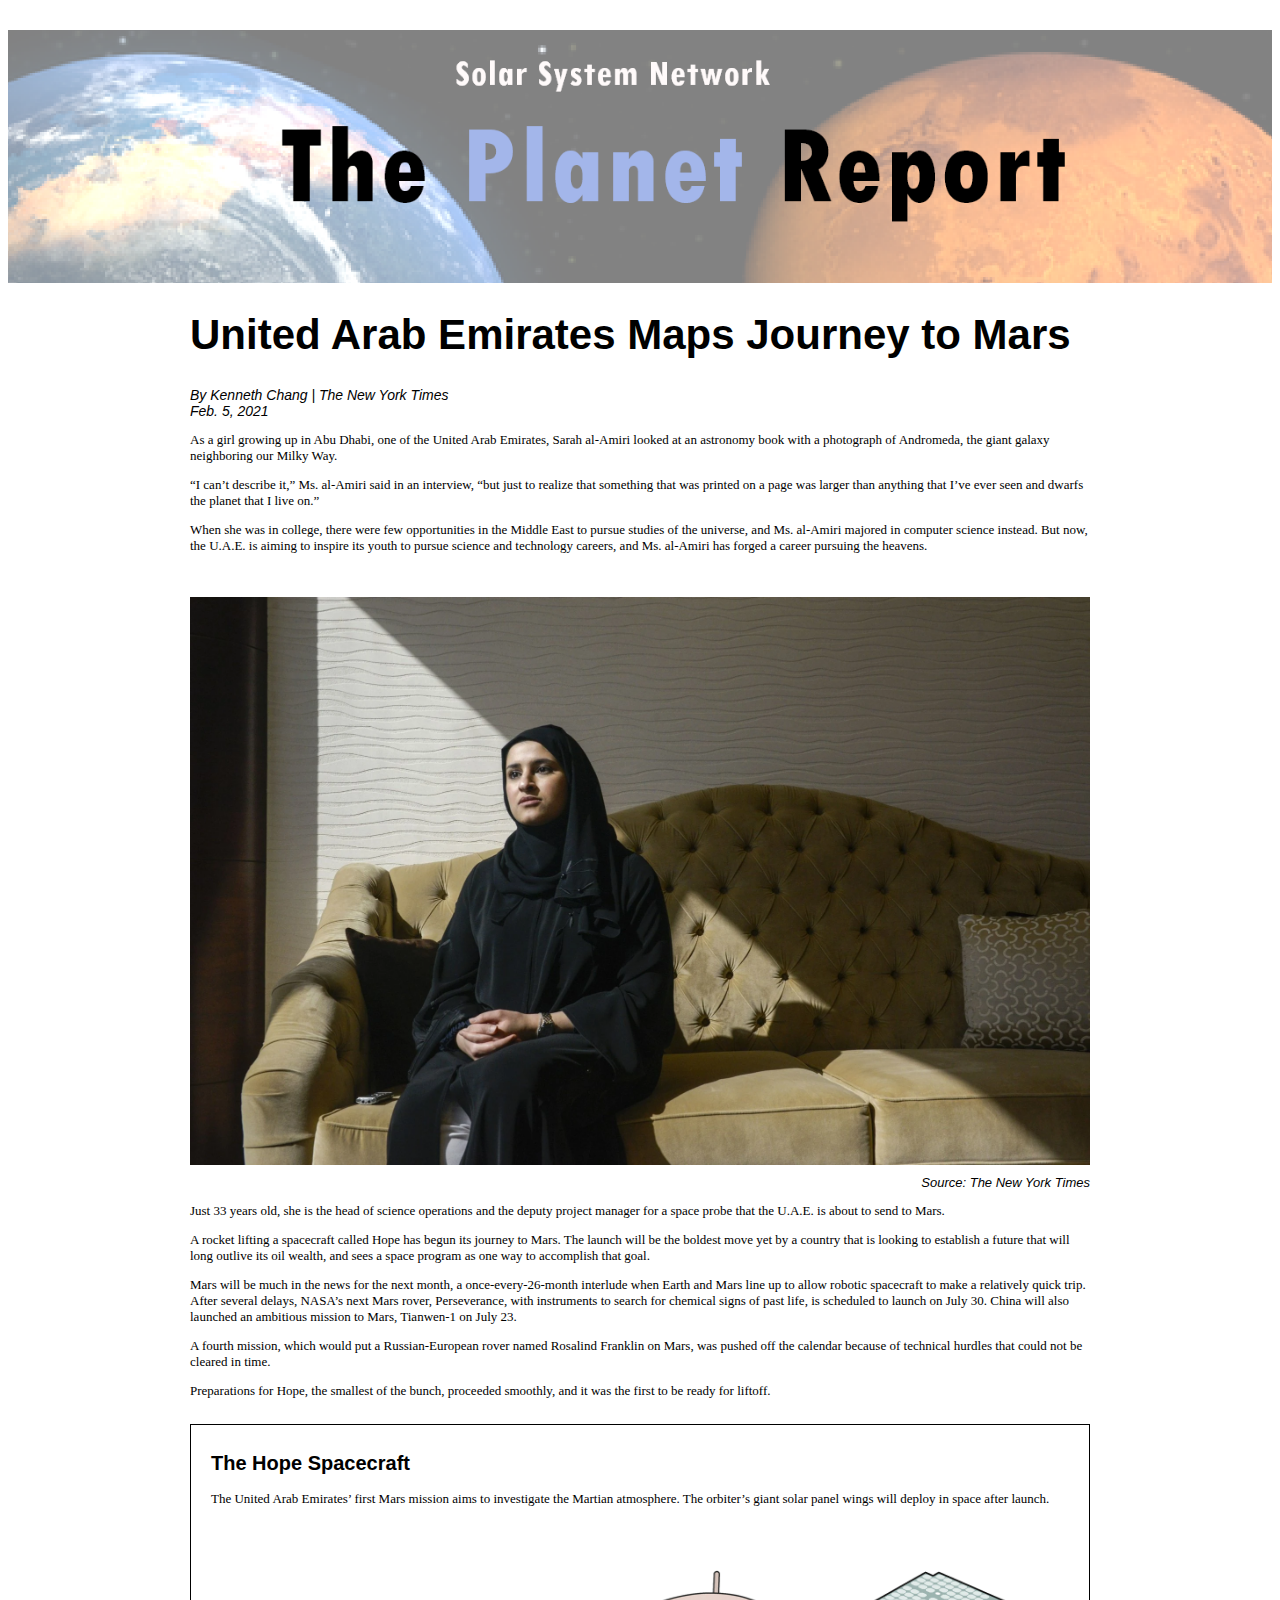
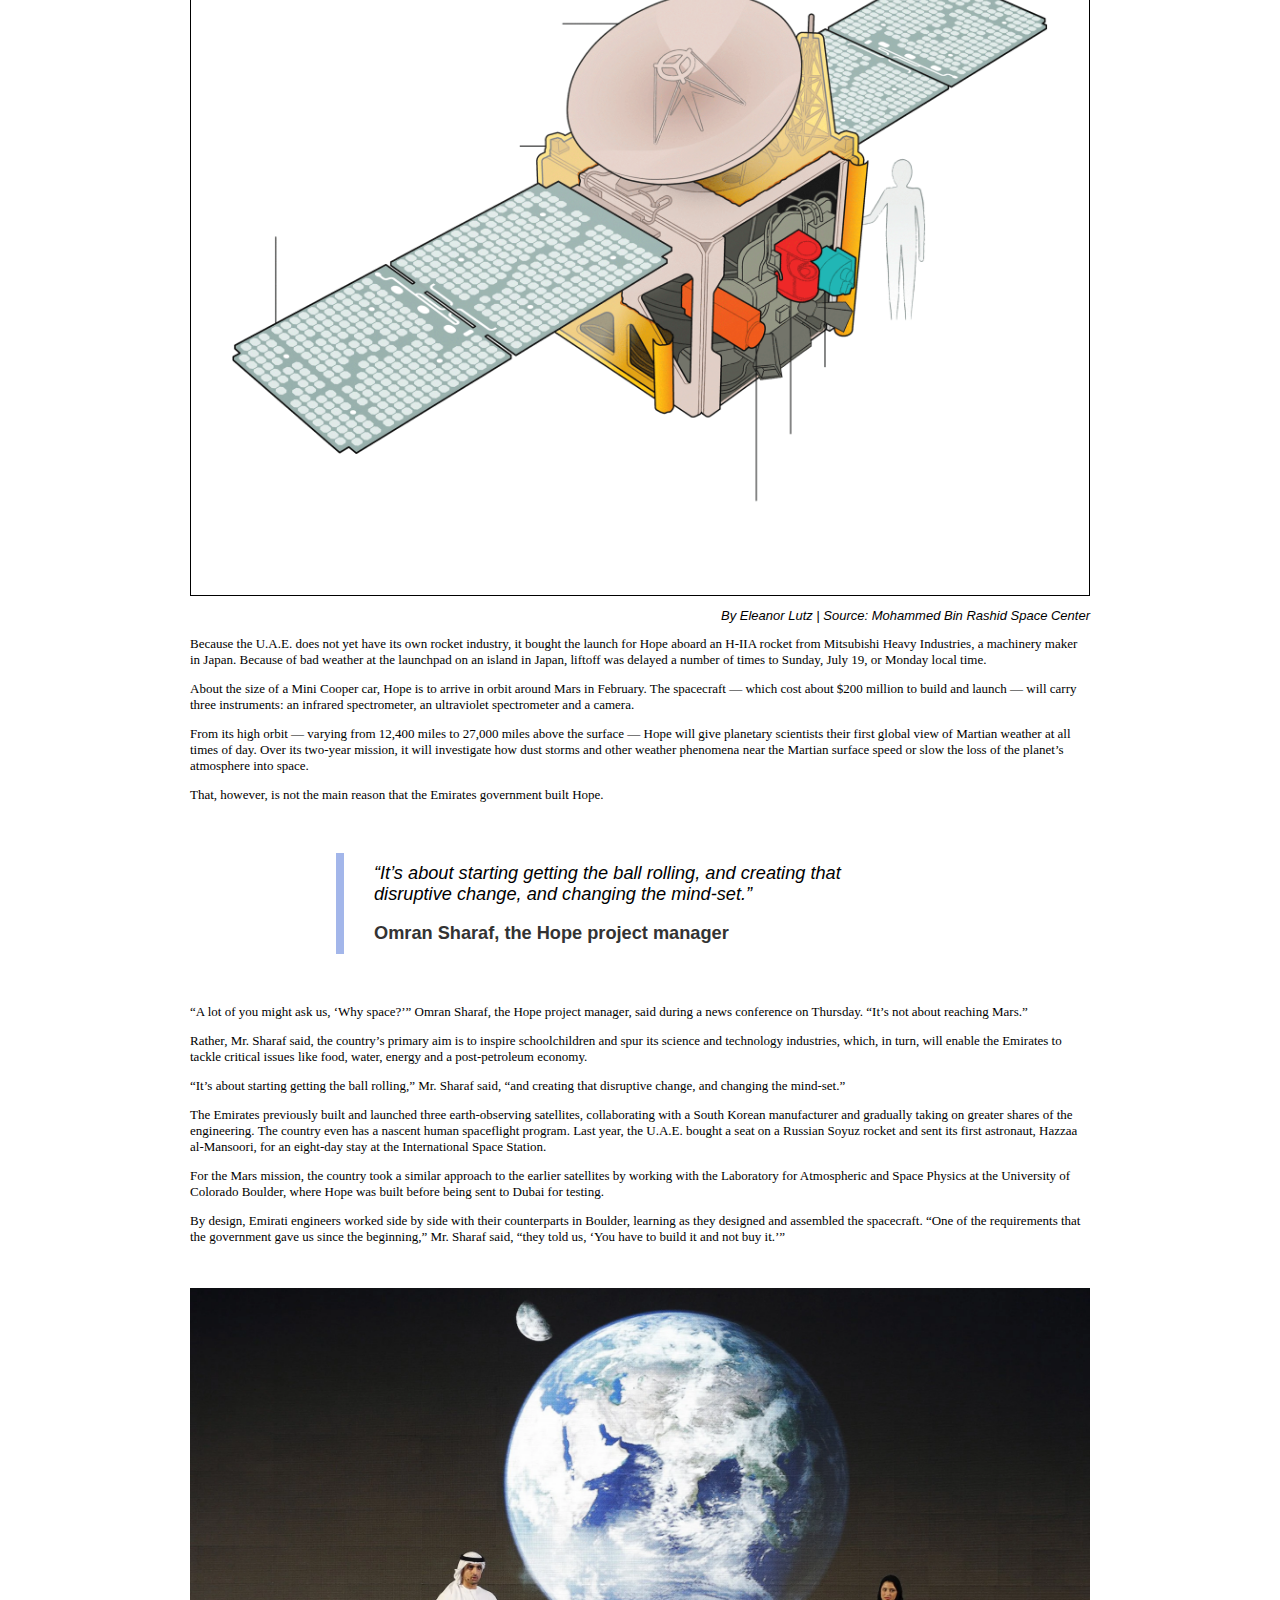
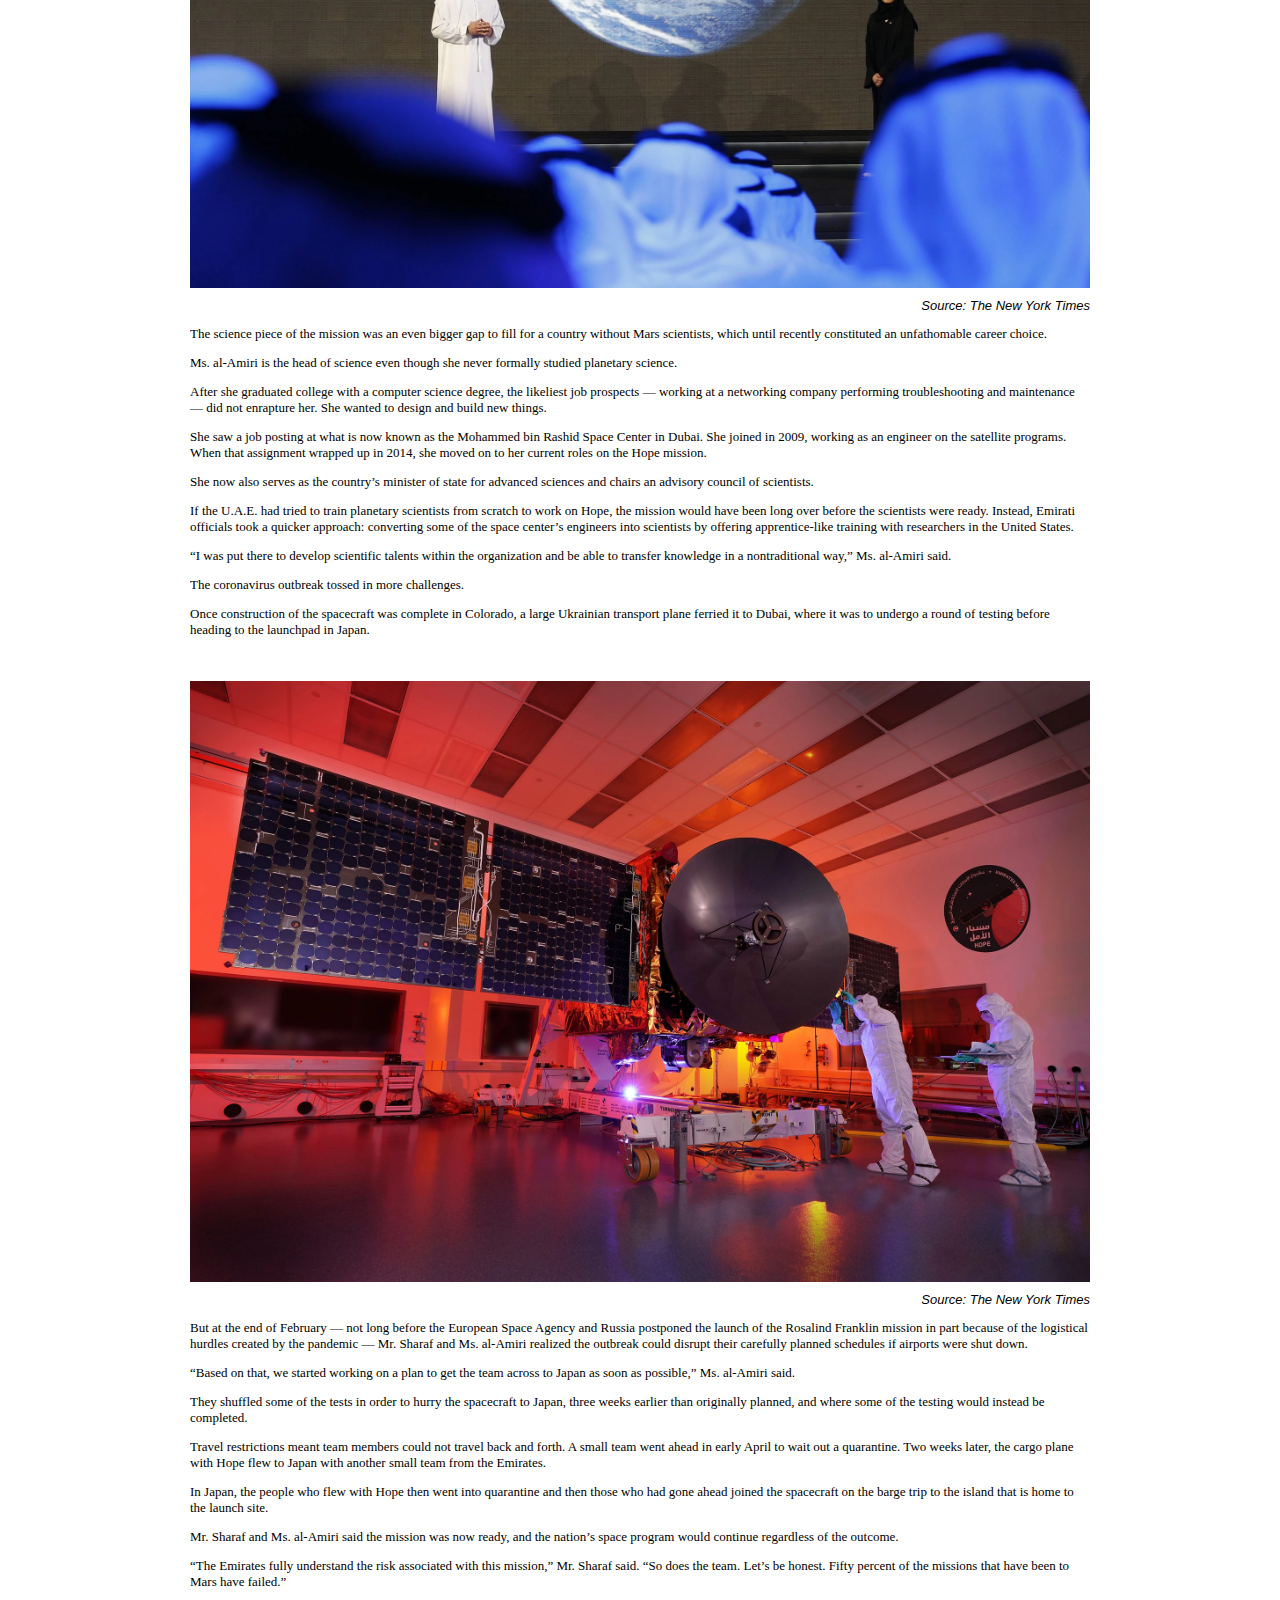
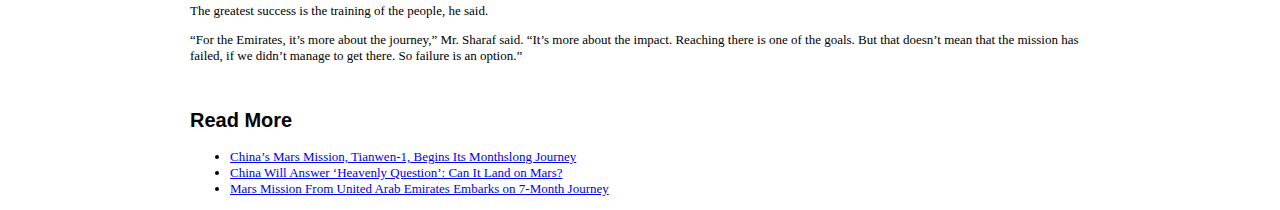
<file: KertesLayout/index.html>
<!DOCTYPE: html>

<html lang="en">

  <head>

    <link rel="stylesheet" type="text/css" href="stylesheet.css">

    <title>The Planet Report</title>


  </head>

    <body>
      <img src="images/mainlogo.png" class="logo">

      <div id="content">

      <h1>United Arab Emirates Maps Journey to Mars</h1>

        <div id="byline"> By Kenneth Chang | The New York Times
          <br>Feb. 5, 2021
        </div>

      <p>As a girl growing up in Abu Dhabi, one of the United Arab Emirates, Sarah al-Amiri looked at an astronomy book with a photograph of Andromeda, the giant galaxy neighboring our Milky Way.</p>

      <p>“I can’t describe it,” Ms. al-Amiri said in an interview, “but just to realize that something that was printed on a page was larger than anything that I’ve ever seen and dwarfs the planet that I live on.”</p>

      <p>When she was in college, there were few opportunities in the Middle East to pursue studies of the universe, and Ms. al-Amiri majored in computer science instead. But now, the U.A.E. is aiming to inspire its youth to pursue science and technology careers, and Ms. al-Amiri has forged a career pursuing the heavens.</p>

        <img src="images/uae-mars1.jpg" alt="Sarah al-Amiri is the head of science operations and the deputy project manager for the Emirates Mars Mission, the U.A.E.’s first space mission.">
        <figcaption>Source: The New York Times</figcaption>

      <p>Just 33 years old, she is the head of science operations and the deputy project manager for a space probe that the U.A.E. is about to send to Mars.</p>

      <p>A rocket lifting a spacecraft called Hope has begun its journey to Mars. The launch will be the boldest move yet by a country that is looking to establish a future that will long outlive its oil wealth, and sees a space program as one way to accomplish that goal.</p>

      <p>Mars will be much in the news for the next month, a once-every-26-month interlude when Earth and Mars line up to allow robotic spacecraft to make a relatively quick trip. After several delays, NASA’s next Mars rover, Perseverance, with instruments to search for chemical signs of past life, is scheduled to launch on July 30. China will also launched an ambitious mission to Mars, Tianwen-1 on July 23.</p>

      <p>A fourth mission, which would put a Russian-European rover named Rosalind Franklin on Mars, was pushed off the calendar because of technical hurdles that could not be cleared in time.</p>

      <p>Preparations for Hope, the smallest of the bunch, proceeded smoothly, and it was the first to be ready for liftoff.</p>

        <div id="spacecraft">
        <h2>The Hope Spacecraft</h2>
          <p>The United Arab Emirates’ first Mars mission aims to investigate the Martian atmosphere. The orbiter’s giant solar panel wings will deploy in space after launch.</p>
          <img src="images/hope-spacecraft-graphic.gif" >
        </div>
            <figcaption>By Eleanor Lutz | Source: Mohammed Bin Rashid Space Center</figcaption>
      <p></p>

      <p>Because the U.A.E. does not yet have its own rocket industry, it bought the launch for Hope aboard an H-IIA rocket from Mitsubishi Heavy Industries, a machinery maker in Japan. Because of bad weather at the launchpad on an island in Japan, liftoff was delayed a number of times to Sunday, July 19, or Monday local time.</p>

      <p>About the size of a Mini Cooper car, Hope is to arrive in orbit around Mars in February. The spacecraft — which cost about $200 million to build and launch — will carry three instruments: an infrared spectrometer, an ultraviolet spectrometer and a camera.</p>

      <p>From its high orbit — varying from 12,400 miles to 27,000 miles above the surface — Hope will give planetary scientists their first global view of Martian weather at all times of day. Over its two-year mission, it will investigate how dust storms and other weather phenomena near the Martian surface speed or slow the loss of the planet’s atmosphere into space.
      </p>

      <p>That, however, is not the main reason that the Emirates government built Hope.</p>

      <blockquote>“It’s about starting getting the ball rolling, and creating that disruptive change, and changing the mind-set.”
      <span>Omran Sharaf, the Hope project manager </span></blockquote>

      <p>“A lot of you might ask us, ‘Why space?’” Omran Sharaf, the Hope project manager, said during a news conference on Thursday. “It’s not about reaching Mars.”</p>

      <p>Rather, Mr. Sharaf said, the country’s primary aim is to inspire schoolchildren and spur its science and technology industries, which, in turn, will enable the Emirates to tackle critical issues like food, water, energy and a post-petroleum economy.</p>

      <p>“It’s about starting getting the ball rolling,” Mr. Sharaf said, “and creating that disruptive change, and changing the mind-set.”</p>

      <p>The Emirates previously built and launched three earth-observing satellites, collaborating with a South Korean manufacturer and gradually taking on greater shares of the engineering. The country even has a nascent human spaceflight program. Last year, the U.A.E. bought a seat on a Russian Soyuz rocket and sent its first astronaut, Hazzaa al-Mansoori, for an eight-day stay at the International Space Station.</p>

      <p>For the Mars mission, the country took a similar approach to the earlier satellites by working with the Laboratory for Atmospheric and Space Physics at the University of Colorado Boulder, where Hope was built before being sent to Dubai for testing.</p>

      <p>By design, Emirati engineers worked side by side with their counterparts in Boulder, learning as they designed and assembled the spacecraft. “One of the requirements that the government gave us since the beginning,” Mr. Sharaf said, “they told us, ‘You have to build it and not buy it.’”</p>

        <img src="images/uae-mars2.jpg" alt="Ms. al-Amiri, right, and Omran Sharaf, the Hope project manager, during a 2015 ceremony in Dubai to unveil the mission.">
          <figcaption>Source: The New York Times</figcaption>

      <p>The science piece of the mission was an even bigger gap to fill for a country without Mars scientists, which until recently constituted an unfathomable career choice.</p>

      <p>Ms. al-Amiri is the head of science even though she never formally studied planetary science.</p>

      <p>After she graduated college with a computer science degree, the likeliest job prospects — working at a networking company performing troubleshooting and maintenance — did not enrapture her. She wanted to design and build new things.</p>

      <p>She saw a job posting at what is now known as the Mohammed bin Rashid Space Center in Dubai. She joined in 2009, working as an engineer on the satellite programs. When that assignment wrapped up in 2014, she moved on to her current roles on the Hope mission.</p>

      <p>She now also serves as the country’s minister of state for advanced sciences and chairs an advisory council of scientists.</p>

      <p>If the U.A.E. had tried to train planetary scientists from scratch to work on Hope, the mission would have been long over before the scientists were ready. Instead, Emirati officials took a quicker approach: converting some of the space center’s engineers into scientists by offering apprentice-like training with researchers in the United States.</p>

      <p>“I was put there to develop scientific talents within the organization and be able to transfer knowledge in a nontraditional way,” Ms. al-Amiri said.</p>

      <p>The coronavirus outbreak tossed in more challenges.</p>

      <p>Once construction of the spacecraft was complete in Colorado, a large Ukrainian transport plane ferried it to Dubai, where it was to undergo a round of testing before heading to the launchpad in Japan.</p>

        <img src="images/uae-mars3.jpg" alt="Engineers at work on the Hope spacecraft.">
          <figcaption>Source: The New York Times</figcaption>

      <p>But at the end of February — not long before the European Space Agency and Russia postponed the launch of the Rosalind Franklin mission in part because of the logistical hurdles created by the pandemic — Mr. Sharaf and Ms. al-Amiri realized the outbreak could disrupt their carefully planned schedules if airports were shut down.</p>

      <p>“Based on that, we started working on a plan to get the team across to Japan as soon as possible,” Ms. al-Amiri said.</p>

      <p>They shuffled some of the tests in order to hurry the spacecraft to Japan, three weeks earlier than originally planned, and where some of the testing would instead be completed.</p>

      <p>Travel restrictions meant team members could not travel back and forth. A small team went ahead in early April to wait out a quarantine. Two weeks later, the cargo plane with Hope flew to Japan with another small team from the Emirates.</p>

      <p>In Japan, the people who flew with Hope then went into quarantine and then those who had gone ahead joined the spacecraft on the barge trip to the island that is home to the launch site.</p>

      <p>Mr. Sharaf and Ms. al-Amiri said the mission was now ready, and the nation’s space program would continue regardless of the outcome.</p>

      <p>“The Emirates fully understand the risk associated with this mission,” Mr. Sharaf said. “So does the team. Let’s be honest. Fifty percent of the missions that have been to Mars have failed.”</p>

      <p>The greatest success is the training of the people, he said.</p>

      <p>“For the Emirates, it’s more about the journey,” Mr. Sharaf said. “It’s more about the impact. Reaching there is one of the goals. But that doesn’t mean that the mission has failed, if we didn’t manage to get there. So failure is an option.”</p>
    <br>
    <h2>Read More</h2>
      <ul>
        <li><a href ="https://www.nytimes.com/2020/07/19/science/emirates-mars-mission.html?action=click&block=associated_collection_recirc&impression_id=8fa169b2-cd41-11ea-9e45-6dfedec6de97&index=2&pgtype=Article&region=footer">China’s Mars Mission, Tianwen-1, Begins Its Monthslong Journey</a></li>
        <li><a href="
https://www.nytimes.com/2020/07/22/science/china-mars-mission.html?action=click&block=associated_collection_recirc&impression_id=8fa169b1-cd41-11ea-9e45-6dfedec6de97&index=1&pgtype=Article&region=footer"> China Will Answer ‘Heavenly Question’: Can It Land on Mars?</a></li>
        <li><a href="https://www.nytimes.com/2020/07/19/science/emirates-mars-mission.html?action=click&block=associated_collection_recirc&impression_id=8fa169b2-cd41-11ea-9e45-6dfedec6de97&index=2&pgtype=Article&region=footer"> Mars Mission From United Arab Emirates Embarks on 7-Month Journey</a></li>
      </ul>

    </div>

    </body>

</html>
</file>
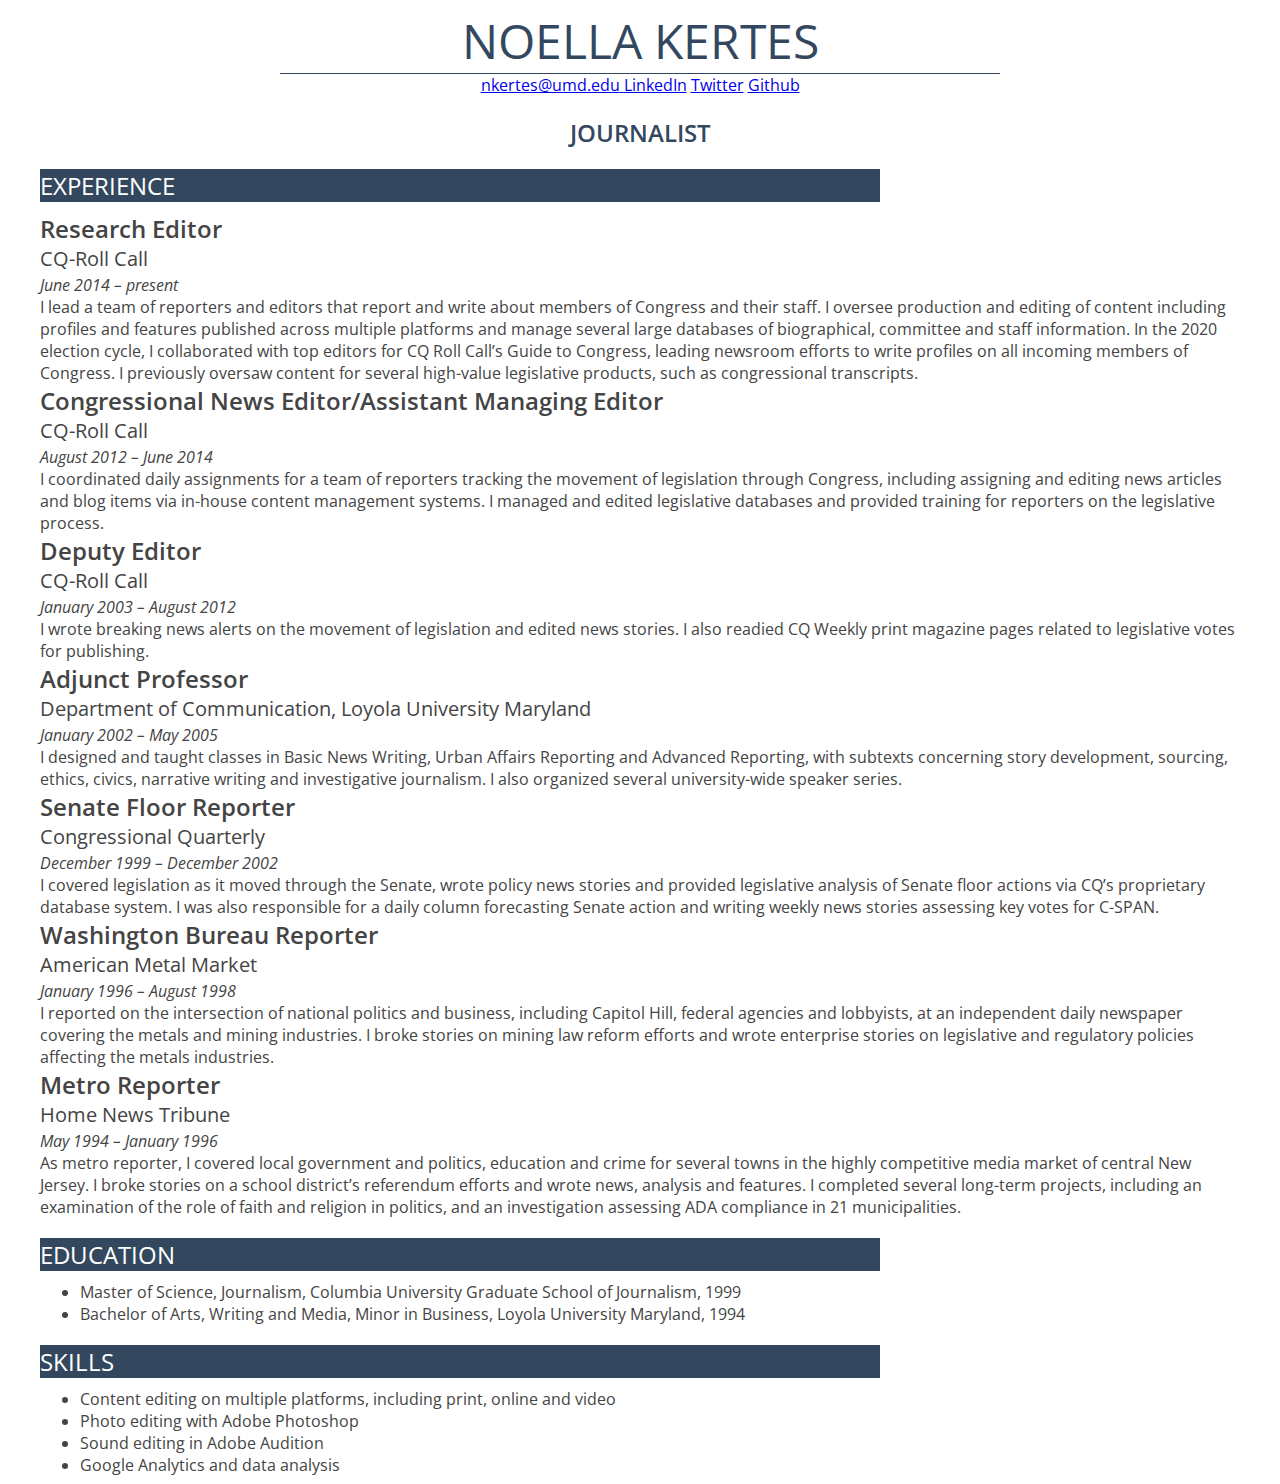
<file: resume/index.html>
<!DOCTYPE HTML>
<html lang="eng">

<head>

  <title>Noella Kertes' Resume</title>

<link href="style.css" rel="stylesheet" type="text/css">

<link rel="preconnect" href="https://fonts.googleapis.com">
<link rel="preconnect" href="https://fonts.gstatic.com" crossorigin>
<link href="https://fonts.googleapis.com/css2?family=Open+Sans:ital,wght@0,300;0,400;0,500;0,600;0,700;0,800;1,300;1,400;1,500;1,600;1,700;1,800&display=swap" rel="stylesheet">

</head>


<body>
    <div id="container">
<!-- I built this myself! -->
  <div id="name">Noella Kertes</div>

  <!-- Contact Info -->
    <ul id="menu">
      <li><a href="mailto:nkertes@umd.edu">nkertes@umd.edu</li>
      <li><a href="https://www.linkedin.com/in/noella-kertes-77589a25/">LinkedIn</a></li>
      <li><a href="https://twitter.com/noellakertes">Twitter</a></li>
      <li><a href="https://github.com/nkert">Github</a></li>
  </ul>

<!-- Head Shot Photo -->
<!-- <img src="nkert.jpg" width="300px"> -->

  <div id="title">Journalist</div>

<!-- Experience Section -->
  <div class="sectionheader">Experience</div>

  <div class="jobtitle">Research Editor</div>

  <div class="organization">CQ-Roll Call</div>

  <div class="date">June 2014 – present</div>

  <p class="description">I lead a team of reporters and editors that report and write about members of Congress and their staff. I oversee production and editing of content including profiles and features published across multiple platforms and manage several large databases of biographical, committee and staff information. In the 2020 election cycle, I collaborated with top editors for CQ Roll Call’s Guide to Congress, leading newsroom efforts to write profiles on all incoming members of Congress. I previously oversaw content for several high-value legislative products, such as congressional transcripts.</p>

  <div class="jobtitle">Congressional News Editor/Assistant Managing Editor</div>

  <div class="organization">CQ-Roll Call</div>

  <div class="date">August 2012 – June 2014</div>

  <p class="description">I coordinated daily assignments for a team of reporters tracking the movement of legislation through Congress, including assigning and editing news articles and blog items via in-house content management systems. I managed and edited legislative databases and provided training for reporters on the legislative process.</p>

  <div class="jobtitle">Deputy Editor</div>

  <div class="organization">CQ-Roll Call</div>

  <div class="date">January 2003 – August 2012</div>

  <p class="description">I wrote breaking news alerts on the movement of legislation and edited news stories. I also readied CQ Weekly print magazine pages related to legislative votes for publishing.</p>

  <div class="jobtitle">Adjunct Professor</div>

  <div class="organization">Department of Communication, Loyola University Maryland</div>

  <div class="date">January 2002 – May 2005</div>

  <p class="description">I designed and taught classes in Basic News Writing, Urban Affairs Reporting and Advanced Reporting, with subtexts concerning story development, sourcing, ethics, civics, narrative writing and investigative journalism. I also organized several university-wide speaker series.</p>

  <div class="jobtitle">Senate Floor Reporter</div>

  <div class="organization">Congressional Quarterly</div>

  <div class="date">December 1999 – December 2002</div>

  <p class="description">I covered legislation as it moved through the Senate, wrote policy news stories and provided legislative analysis of Senate floor actions via CQ’s proprietary database system. I was also responsible for a daily column forecasting Senate action and writing weekly news stories assessing key votes for C-SPAN.</p>

  <div class="jobtitle">Washington Bureau Reporter</div>

  <div class="organization">American Metal Market</div>

  <div class="date">January 1996 – August 1998</div>

  <p class="description">I reported on the intersection of national politics and business, including Capitol Hill, federal agencies and lobbyists, at an independent daily newspaper covering the metals and mining industries. I broke stories on mining law reform efforts and wrote enterprise stories on legislative and regulatory policies affecting the metals industries.</p>

  <div class="jobtitle">Metro Reporter</div>

  <div class="organization">Home News Tribune</div>

  <div class="date">May 1994 – January 1996</div>

  <p class="description">As metro reporter, I covered local government and politics, education and crime for several towns in the highly competitive media market of central New Jersey. I broke stories on a school district’s referendum efforts and wrote news, analysis and features. I completed several long-term projects, including an examination of the role of faith and religion in politics, and an investigation assessing ADA compliance in 21 municipalities.</p>

<!--Education Section -->
  <div class="sectionheader">Education</div>
  <ul class="degrees">
    <li>Master of Science, Journalism, Columbia University Graduate School of Journalism, 1999</li>
    <li>Bachelor of Arts, Writing and Media, Minor in Business, Loyola University Maryland, 1994</li>
  </ul>

<!-- Skills Section -->
  <div class="sectionheader">Skills</div>
  <ul class="do">
    <li>Content editing on multiple platforms, including print, online and video</li>
    <li>Photo editing with Adobe Photoshop</li>
    <li>Sound editing in Adobe Audition</li>
    <li>Google Analytics and data analysis</li>
  <ul>
</div>
</body>



</html>
</file>
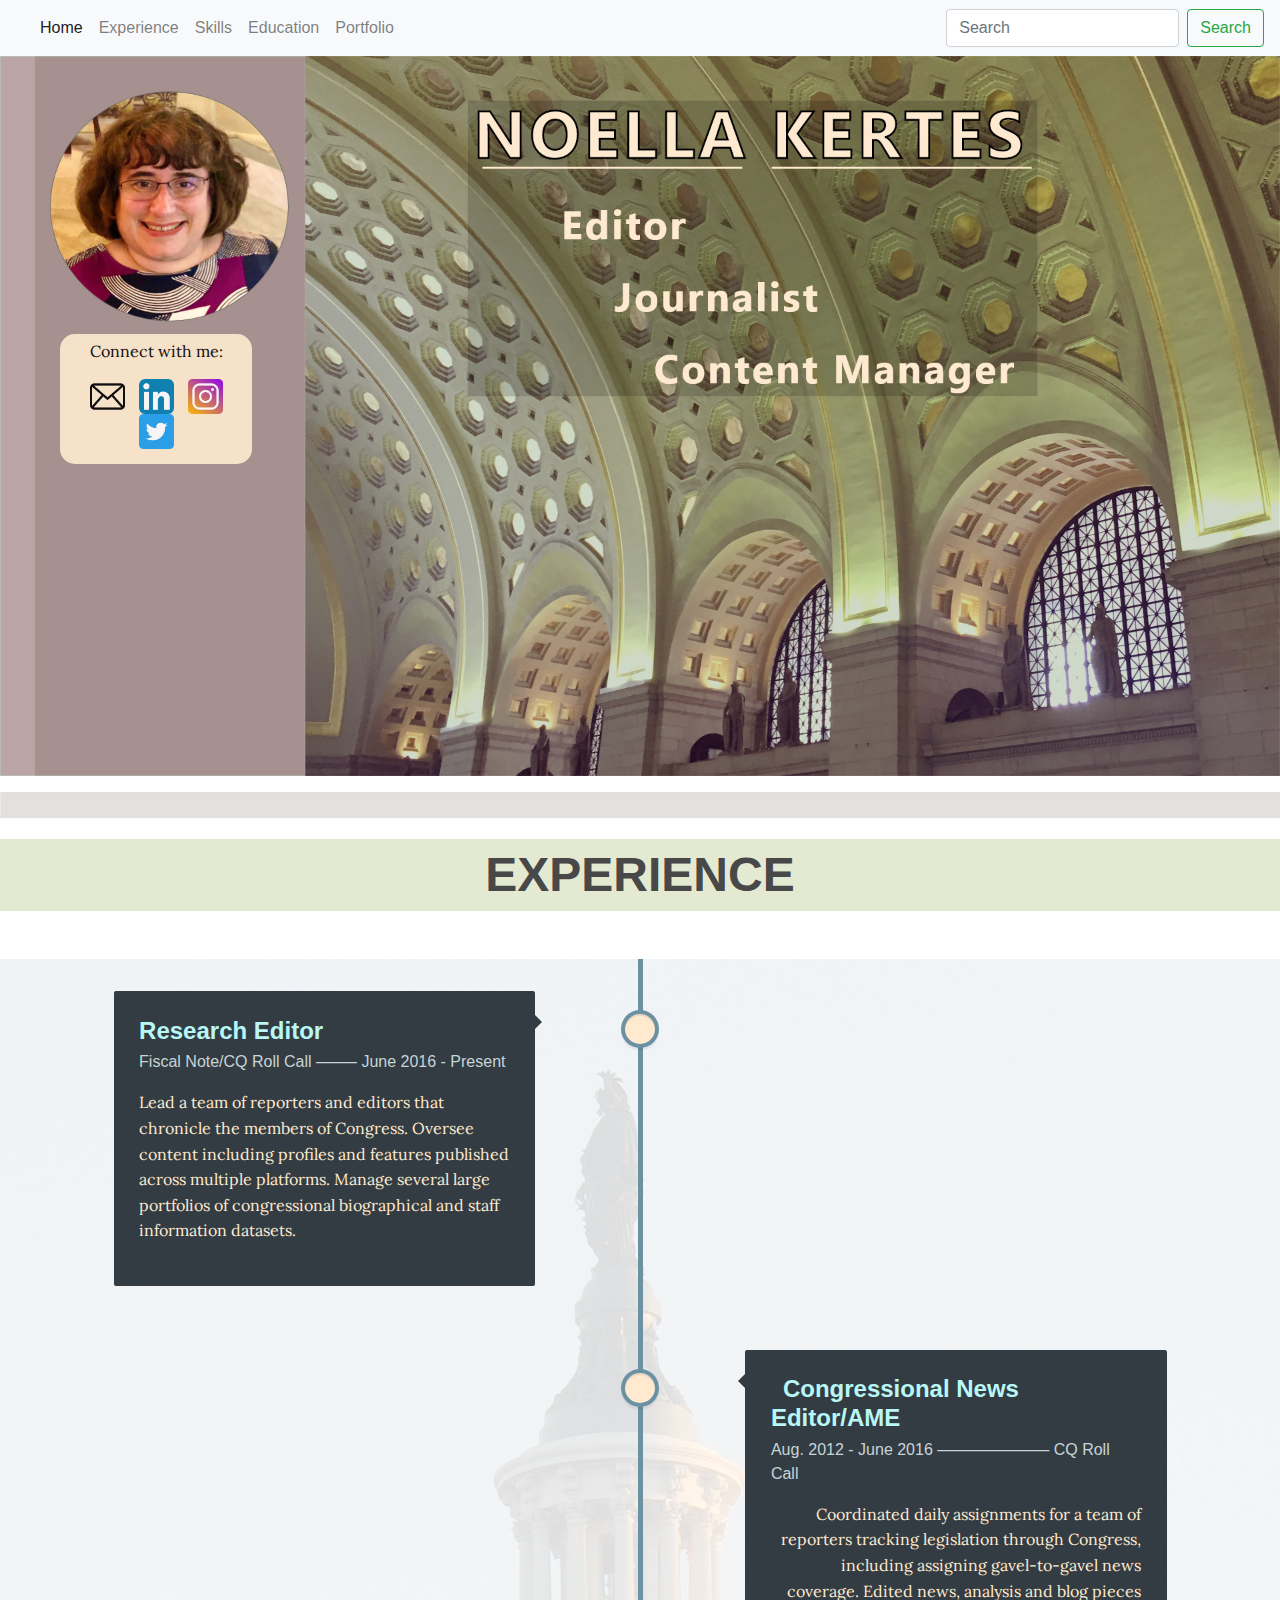
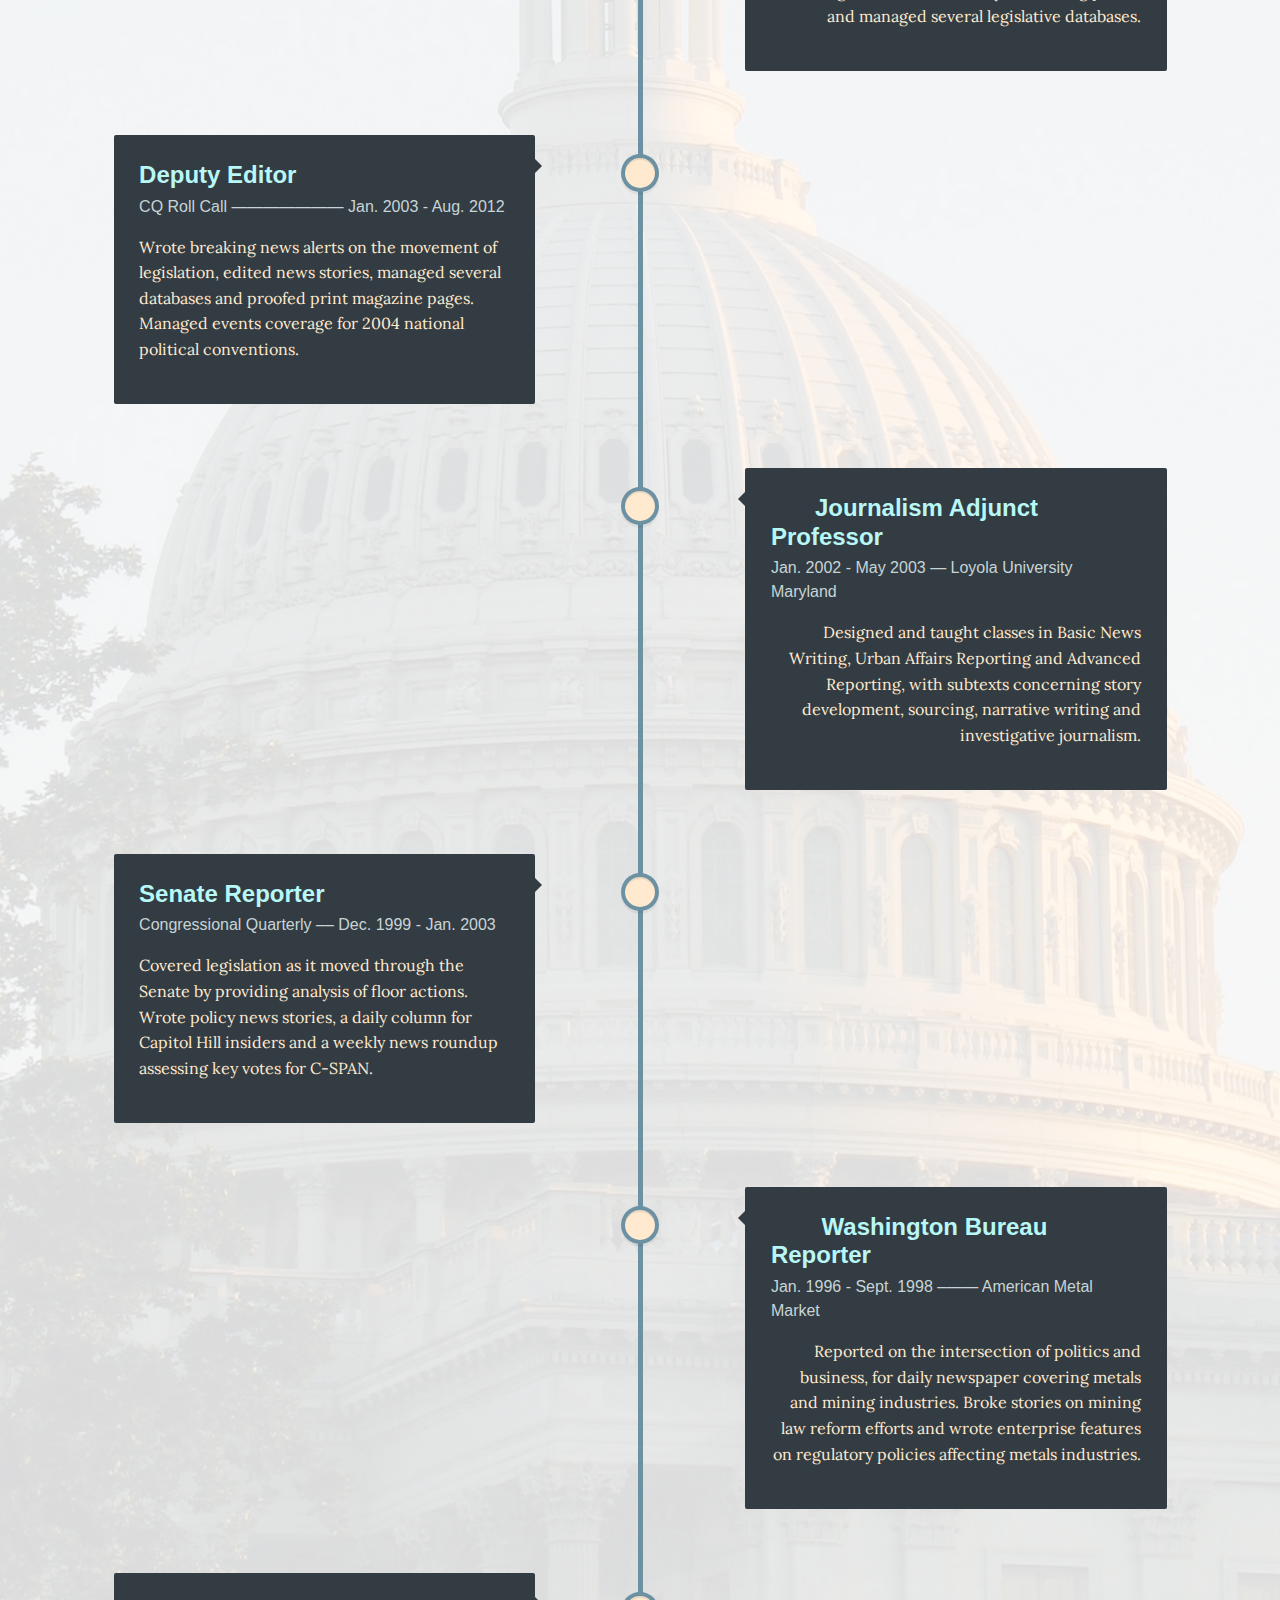
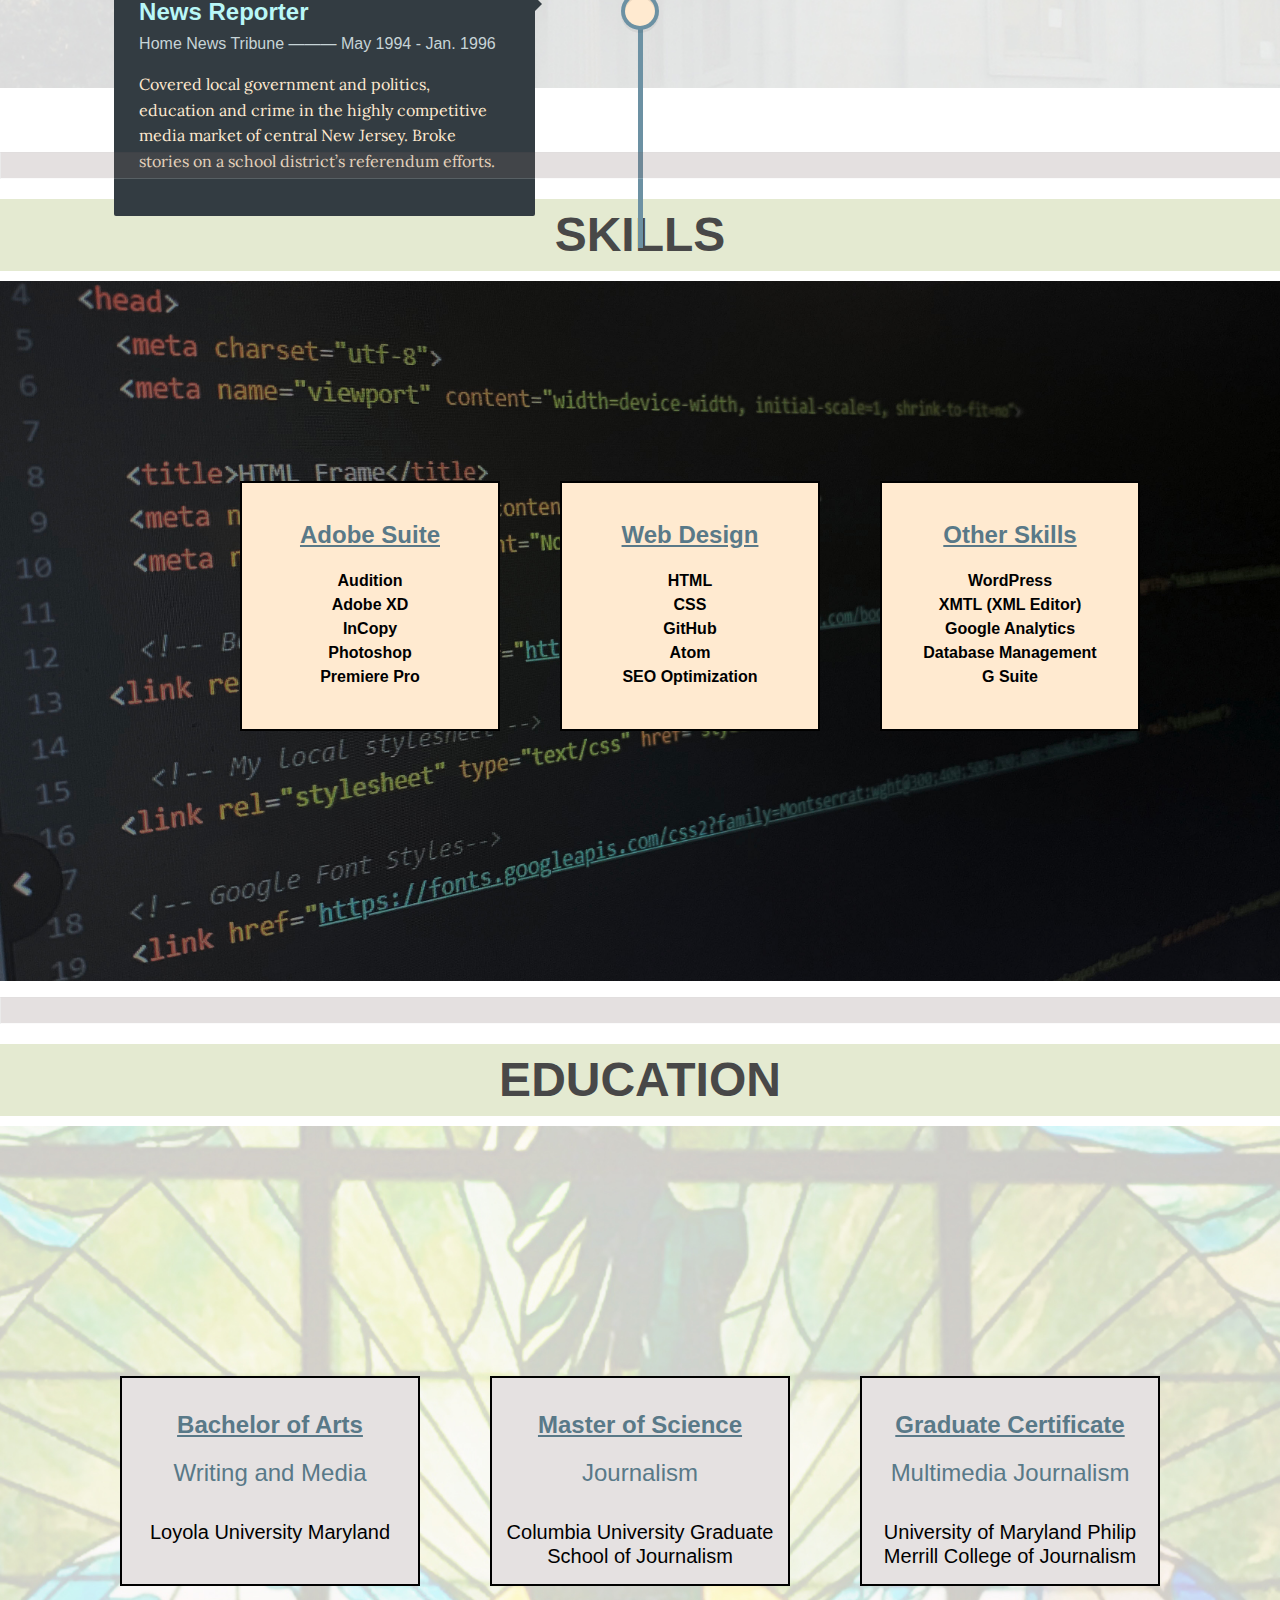
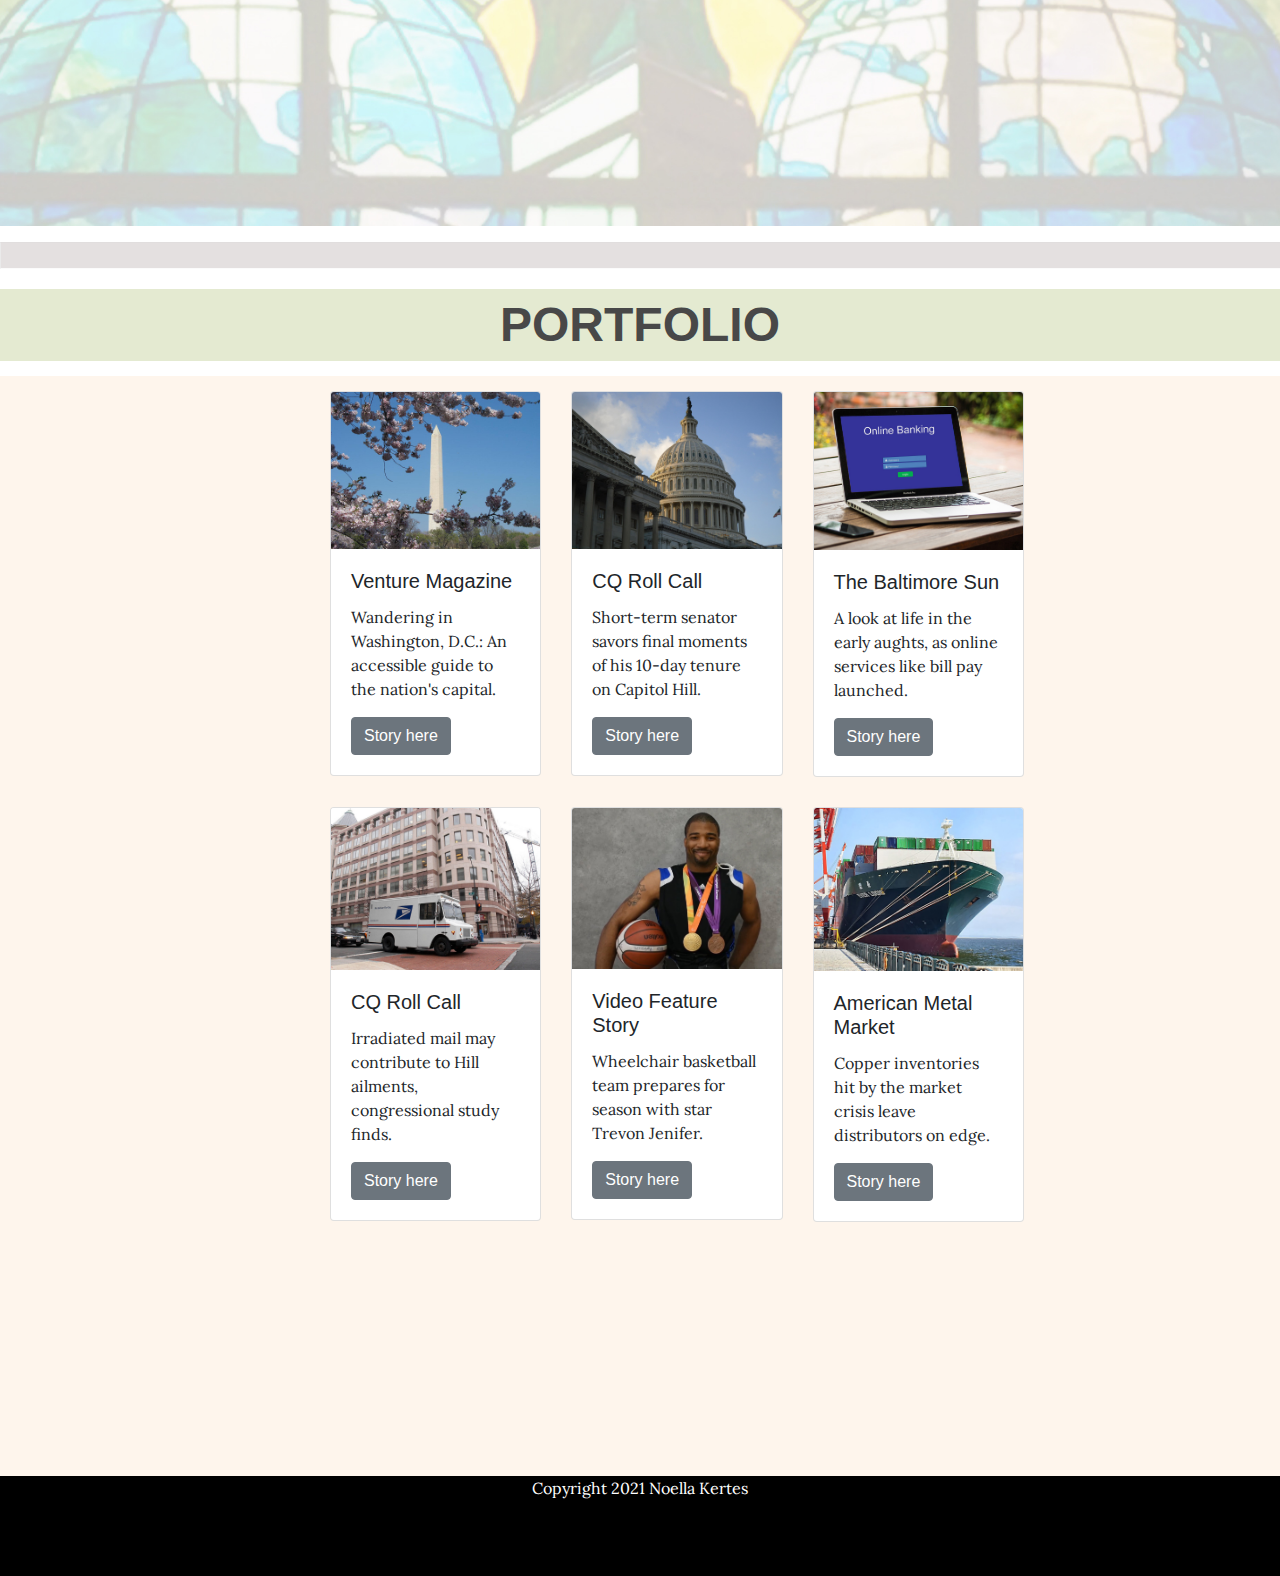
<file: the-resume-project/index.html>
<!doctype html>

<html lang="en">
<head>
  <meta charset="utf-8">
  <meta name="viewport" content="width=device-width, initial-scale=1, shrink-to-fit=no">

  <title>Noella Kertes' Resume</title>
  <meta name="description" content="Final Resume Project">
  <meta name="author" content="Noella Kertes">

  <!-- Bootstrap CSS -->
<link rel="stylesheet" href="https://stackpath.bootstrapcdn.com/bootstrap/4.4.1/css/bootstrap.min.css" integrity="sha384-Vkoo8x4CGsO3+Hhxv8T/Q5PaXtkKtu6ug5TOeNV6gBiFeWPGFN9MuhOf23Q9Ifjh" crossorigin="anonymous">

  <!-- My local stylesheet -->
<link rel="stylesheet" type="text/css" href="style.css">

<!-- Google Font Styles-->
<link rel="preconnect" href="https://fonts.googleapis.com">
<link rel="preconnect" href="https://fonts.gstatic.com" crossorigin>
<link href="https://fonts.googleapis.com/css2?family=Red+Hat+Text:ital,wght@0,300;0,400;0,500;0,600;0,700;1,400;1,500&display=swap" rel="stylesheet">

<link rel="preconnect" href="https://fonts.googleapis.com">
<link rel="preconnect" href="https://fonts.gstatic.com" crossorigin>
<link href="https://fonts.googleapis.com/css2?family=Lora:ital,wght@0,400;0,500;0,600;0,700;1,400&display=swap" rel="stylesheet">


</head>

<body>

  <!-- NavBar -->
  <nav class="navbar navbar-expand-lg navbar-light bg-light">
  <a class="navbar-brand" href="#"></a>
  <button class="navbar-toggler" type="button" data-toggle="collapse" data-target="#navbarSupportedContent" aria-controls="navbarSupportedContent" aria-expanded="false" aria-label="Toggle navigation">
    <span class="navbar-toggler-icon"></span>
  </button>

  <div class="collapse navbar-collapse" id="navbarSupportedContent">
    <ul class="navbar-nav mr-auto">
      <li class="nav-item active">
        <a class="nav-link" href="#">Home <span class="sr-only">(current)</span></a>
      </li>
      <li class="nav-item">
        <a class="nav-link" href="#experience-section">Experience</a>
      </li>
      <li class="nav-item">
        <a class="nav-link" href="#skills-section">Skills</a>
      </li>
      <li class="nav-item">
        <a class="nav-link" href="#education-section">Education</a>
      </li>
      <li class="nav-item">
        <a class="nav-link" href="#work-section">Portfolio</a>
      </li>

    </ul>
    <form class="form-inline my-2 my-lg-0">
      <input class="form-control mr-sm-2" type="search" placeholder="Search" aria-label="Search">
      <button class="btn btn-outline-success my-2 my-sm-0" type="submit">Search</button>
    </form>
  </div>
</nav>
  <!-- End NavBar -->

  <!--Hero/Splash section -->
  <div class="hero-container">
    <img class="topper" src="images/topper4-crop.jpg">


    <div class="hero-overlay">

      <div class="hero-hed">
        <p>Connect with me:</p>
          <a href="mailto:nkertes@umd.edu"> <img class="envelope" src="images/email.png" alt="Email"></a>
          <a href="https://www.linkedin.com/in/noella-kertes-77589a25/"> <img class="social" src="images/linkedin.png" alt="Linked In"> </a>
          <a href="https://www.instagram.com/noellak2/"> <img class="social" src="images/insta.png" alt="Instagram"> </a>
          <a href="https://twitter.com/noellakertes"> <img class="social" src="images/twitter.png" alt="Twitter"> </a>
      </div>
    </div>
</div>
  <!--End Hero/Splash section -->
<hr>
  <!-- Experience Section -->
    <div class="sectionheader"  a id="experience-section">Experience </div>

    <div class="section-container-light">

    <div class="experience-image">

  <!--Start TIMELINE element -->

      <section id="cd-timeline" class="cd-container">
      	<div class="cd-timeline-block">
      		<div class="cd-timeline-img cd-picture">
      			</div>

      	<div class="cd-timeline-content">
      		<h2 id="title">Research Editor</h2>
              		<div class="timeline-content-info">
                			<span class="timeline-content-info-title" id="place-time">Fiscal Note/CQ Roll Call
                			</span>
                			<span class="timeline-content-info-date" id="place-time"> &mdash;&mdash;&ndash; June 2016 - Present
               		 	</span>
             			 </div>
      			<p>Lead a team of reporters and editors that chronicle the members of Congress. Oversee content including profiles and features published across multiple platforms. Manage several large portfolios of congressional biographical and staff information datasets.</p>

      	</div> <!-- cd-timeline-content -->
      	</div> <!-- cd-timeline-block -->

      	<div class="cd-timeline-block">
      	<div class="cd-timeline-img cd-movie">
      		</div> <!-- cd-timeline-img -->

      	<div class="cd-timeline-content">
      		<h2 id="title">&ensp;Congressional News Editor/AME</h2>
              		<div class="timeline-content-info">
                			<span class="timeline-content-info-date" id="place-time"> Aug. 2012 - June 2016
                			</span>
                			<span class="timeline-content-info-title" id="place-time"> &mdash;&mdash;&mdash;&mdash;&mdash;&mdash;&mdash; CQ Roll Call
               			 </span>
              		</div>

      		<p class="right-side">Coordinated daily assignments for a team of reporters tracking legislation through Congress, including assigning gavel-to-gavel news coverage. Edited news, analysis and blog pieces and managed several legislative databases.</p>

      	</div> <!-- cd-timeline-content -->
      	</div> <!-- cd-timeline-block -->

      	<div class="cd-timeline-block">
      	<div class="cd-timeline-img cd-picture">
      		</div> <!-- cd-timeline-img -->

      	<div class="cd-timeline-content">
      		<h2 id="title">Deputy Editor</h2>

              		<div class="timeline-content-info">
                			<span class="timeline-content-info-title" id="place-time">CQ Roll Call
                			</span>
               			 <span class="timeline-content-info-date" id="place-time"> &mdash;&mdash;&mdash;&mdash;&mdash;&mdash;&mdash; Jan. 2003 - Aug. 2012
                			</span>
              		</div>

      		<p>Wrote breaking news alerts on the movement of legislation, edited news stories, managed several databases and proofed print magazine pages. Managed events coverage for 2004 national political conventions. </p>

      		</div> <!-- cd-timeline-content -->
      		</div> <!-- cd-timeline-block -->

      		<div class="cd-timeline-block">
      		<div class="cd-timeline-img cd-location">
      			</div> <!-- cd-timeline-img -->

      		<div class="cd-timeline-content">

      			<h2 id="title">&emsp;&nbsp;&nbsp; Journalism Adjunct Professor</h2>

      			<div class="timeline-content-info">
                			<span class="timeline-content-info-date" id="place-time"> Jan. 2002 - May 2003
                			</span>
                			<span class="timeline-content-info-title" id="place-time"> &mdash; Loyola University Maryland
               			 </span>
              		</div>

      				<p class="right-side">Designed and taught classes in Basic News Writing, Urban Affairs Reporting and Advanced Reporting, with subtexts concerning story development, sourcing, narrative writing and investigative journalism.</p>

      		</div> <!-- cd-timeline-content -->
      		</div> <!-- cd-timeline-block -->

      	<div class="cd-timeline-block">
      	<div class="cd-timeline-img cd-location">
      	</div>

      	<div class="cd-timeline-content">
      		<h2 id="title">Senate Reporter</h2>

      			<div class="timeline-content-info">
                		<span class="timeline-content-info-title" id="place-time">Congressional Quarterly
                			</span>
               		<span class="timeline-content-info-date" id="place-time"> &ndash;&ndash; Dec. 1999 - Jan. 2003

              		</div>

      				<p>Covered legislation as it moved through the Senate by providing analysis of floor actions. Wrote policy news stories, a daily column for Capitol Hill insiders and a weekly news roundup assessing key votes for C-SPAN. </p>


      			</div> <!-- cd-timeline-content -->
      			</div> <!-- cd-timeline-block -->

        	<div class="cd-timeline-block">
      	<div class="cd-timeline-img cd-picture">
      			</div> <!-- cd-timeline-img -->

      			<div class="cd-timeline-content">
      				<h2 id="title">&emsp;&nbsp;&nbsp;&nbsp Washington Bureau Reporter</h2>

      					<div class="timeline-content-info">
                				<span class="timeline-content-info-date" id="place-time"> Jan. 1996 - Sept. 1998
                					</span>
                				<span class="timeline-content-info-title" id="place-time"> &ndash;&mdash;&mdash; American Metal Market
               			 		</span>
              				</div>

      				<p class= "right-side">Reported on the intersection of politics and business, for daily newspaper covering metals and mining industries. Broke stories on mining law reform efforts and wrote enterprise features on regulatory policies affecting metals industries.</p>

      			</div> <!-- cd-timeline-content -->
      			</div> <!-- cd-timeline-block -->

      		<div class="cd-timeline-block">
      		<div class="cd-timeline-img cd-movie">
      			</div> <!-- cd-timeline-img -->

      			<div class="cd-timeline-content">
      				<h2 id="title">News Reporter</h2>

      			<div class="timeline-content-info">
                		<span class="timeline-content-info-title" id="place-time">Home News Tribune
                			</span>
               		<span class="timeline-content-info-date" id="place-time"> &mdash;&mdash;&mdash; May 1994 - Jan. 1996
                			</span>
              		</div>


      				<p>Covered local government and politics, education and crime in the highly competitive media market of central New Jersey. Broke stories on a school district’s referendum efforts.<p>

      			</div> <!-- cd-timeline-content -->
      			</div> <!-- cd-timeline-block -->
      		</section> <!-- cd-timeline -->

      </div>
    </div>

    <br>
    <br>
<!--End Experience Section -->

  <hr>
<!-- Skills Section -->
  <div class="sectionheader" a id="skills-section">Skills</div>

    <div class="section-container-dark">

    <div class="skills-image">

      <div class="container-wrapper">

    <div class="container-left"> <br> <p><span class="skill-title">Adobe Suite</span></p>
        Audition<br>
        Adobe XD<br>
        InCopy<br>
        Photoshop<br>
        Premiere Pro</div>

    <div class="container-center"> <br> <p><span class="skill-title">Web Design</span></p>
          HTML<br>
          CSS<br>
          GitHub<br>
          Atom<br>
          SEO Optimization </div>

    <div class="container-right"><br> <p><span class="skill-title">Other Skills</span></p>
            WordPress<br>
            XMTL (XML Editor)<br>
            Google Analytics<br>
            Database Management<br>
            G Suite </div>

      </div>

    </div>

  </div>

    <!--End Skills Section -->

      <hr>
    <!-- Education Section -->
      <div class="sectionheader" a id="education-section">Education </div>

        <div class="section-container-dark">

          <div class="education-image">

            <div class="container-wrapper">

          <div class="edcontainer-left"> <br> <p><span class="ed-title">Bachelor of Arts</span></p>
              <h4>Writing and Media</h4><br>
              <h5>Loyola University Maryland</h5></div>


          <div class="edcontainer-center"> <br> <p><span class="ed-title">Master of Science</span></p>
                <h4>Journalism</h4><br>
                <h5>Columbia University Graduate School of Journalism</h5></div>

          <div class="edcontainer-right"><br> <p><span class="ed-title">Graduate Certificate</span></p>
                  <h4>Multimedia Journalism</h4><br>
                  <h5>University of Maryland Philip Merrill College of Journalism</h5></div>

          </div>
        </div>
      </div>
      <!--End Education Section -->

      <hr>
    <!-- Portfolio Section -->
  <div class="sectionheader" a id="work-section">Portfolio</div>

  <div class="container-fluid">

<div class="workcontainer-top">
  <div class="row justify content-center">
    <div class="col-sm-3">
      <div class="card">
        <img class="card-img-top" src="images/washdc.jpg">
        <div class="card-body">
          <h5 class="card-title">Venture Magazine</h5>
          <p class="card-text">Wandering in Washington, D.C.: An accessible guide to the nation's capital.</p>
          <a href="https://documentcloud.adobe.com/link/track?uri=urn:aaid:scds:US:b2427857-97bb-4069-9de9-199b058d9fc4" target="_blank" class="btn btn-secondary">Story here</a>
        </div>
      </div>
    </div>
    <div class="col-sm-3">
      <div class="card">
        <img class="card-img-top" src="images/capitol-side.jpg">
        <div class="card-body">
          <h5 class="card-title">CQ Roll Call</h5>
          <p class="card-text">Short-term senator savors final moments of his 10-day tenure on Capitol Hill.</p>
          <a href="https://documentcloud.adobe.com/link/track?uri=urn:aaid:scds:US:41ac4fa2-b4d4-4b83-b751-c9e92d5694ed" target="_blank" class="btn btn-secondary">Story here</a>
        </div>
      </div>
    </div>
    <div class="col-sm-3">
      <div class="card">
        <img class="card-img-top" src="images/bankonit.jpg">
        <div class="card-body">
          <h5 class="card-title">The Baltimore Sun</h5>
          <p class="card-text">A look at life in the early aughts, as online services like bill pay launched.</p>
          <a href="https://documentcloud.adobe.com/link/track?uri=urn:aaid:scds:US:002ddfc5-dae9-4556-a043-25501c0ca04d" target="_blank" class="btn btn-secondary">Story here</a>
        </div>
      </div>
    </div>
  </div>
  </div>

<div class="workcontainer-bottom">
<div class="row justify content-center">
  <div class="col-sm-3">
    <div class="card">
    <img class="card-img-top" src="images/mail2.jpg">
      <div class="card-body">
        <h5 class="card-title">CQ Roll Call</h5>
          <p class="card-text">Irradiated mail may contribute to Hill ailments, congressional study finds.</p>
          <a href="https://documentcloud.adobe.com/link/track?uri=urn:aaid:scds:US:c7a0fd05-ea14-4f2b-aeea-f99b8d623fa7" target="_blank" class="btn btn-secondary">Story here</a>
      </div>
    </div>
  </div>

<div class="col-sm-3">
  <div class="card">
  <img class="card-img-top" src="images/trey_crop2.jpg">
    <div class="card-body">
      <h5 class="card-title">Video Feature Story</h5>
        <p class="card-text">Wheelchair basketball team prepares for season with star Trevon Jenifer. </p>
        <a href="https://www.youtube.com/watch?v=iBsnzq2qRBk" target="_blank" class="btn btn-secondary">Story here</a>
    </div>
  </div>
</div>

<div class="col-sm-3">
  <div class="card">
  <img class="card-img-top" src="images/copper2.jpg">
    <div class="card-body">
      <h5 class="card-title">American Metal Market</h5>
        <p class="card-text">Copper inventories hit by the market crisis leave distributors on edge.</p>
        <a href="https://documentcloud.adobe.com/link/track?uri=urn:aaid:scds:US:b3fc9a02-3a10-4997-a138-d19928ec3f19" target="_blank" class="btn btn-secondary">Story here</a>
    </div>
  </div>
</div>
</div>

</div>

</div>



      <!--End My Work Section -->

<div class="footer">
  <p>Copyright 2021 Noella Kertes</p>

</div>

  <!-- jQuery first, then Poppper.js, then Bootstrap JS -->
  <script src="https://code.jquery.com/jquery-3.4.1.slim.min.js" integrity="sha384-J6qa4849blE2+poT4WnyKhv5vZF5SrPo0iEjwBvKU7imGFAV0wwj1yYfoRSJoZ+n" crossorigin="anonymous"></script>
  <script src="https://cdn.jsdelivr.net/npm/popper.js@1.16.0/dist/umd/popper.min.js" integrity="sha384-Q6E9RHvbIyZFJoft+2mJbHaEWldlvI9IOYy5n3zV9zzTtmI3UksdQRVvoxMfooAo" crossorigin="anonymous"></script>
  <script src="https://stackpath.bootstrapcdn.com/bootstrap/4.4.1/js/bootstrap.min.js" integrity="sha384-wfSDF2E50Y2D1uUdj0O3uMBJnjuUD4Ih7YwaYd1iqfktj0Uod8GCExl3Og8ifwB6" crossorigin="anonymous"></script>

</body>
</html>
</file>
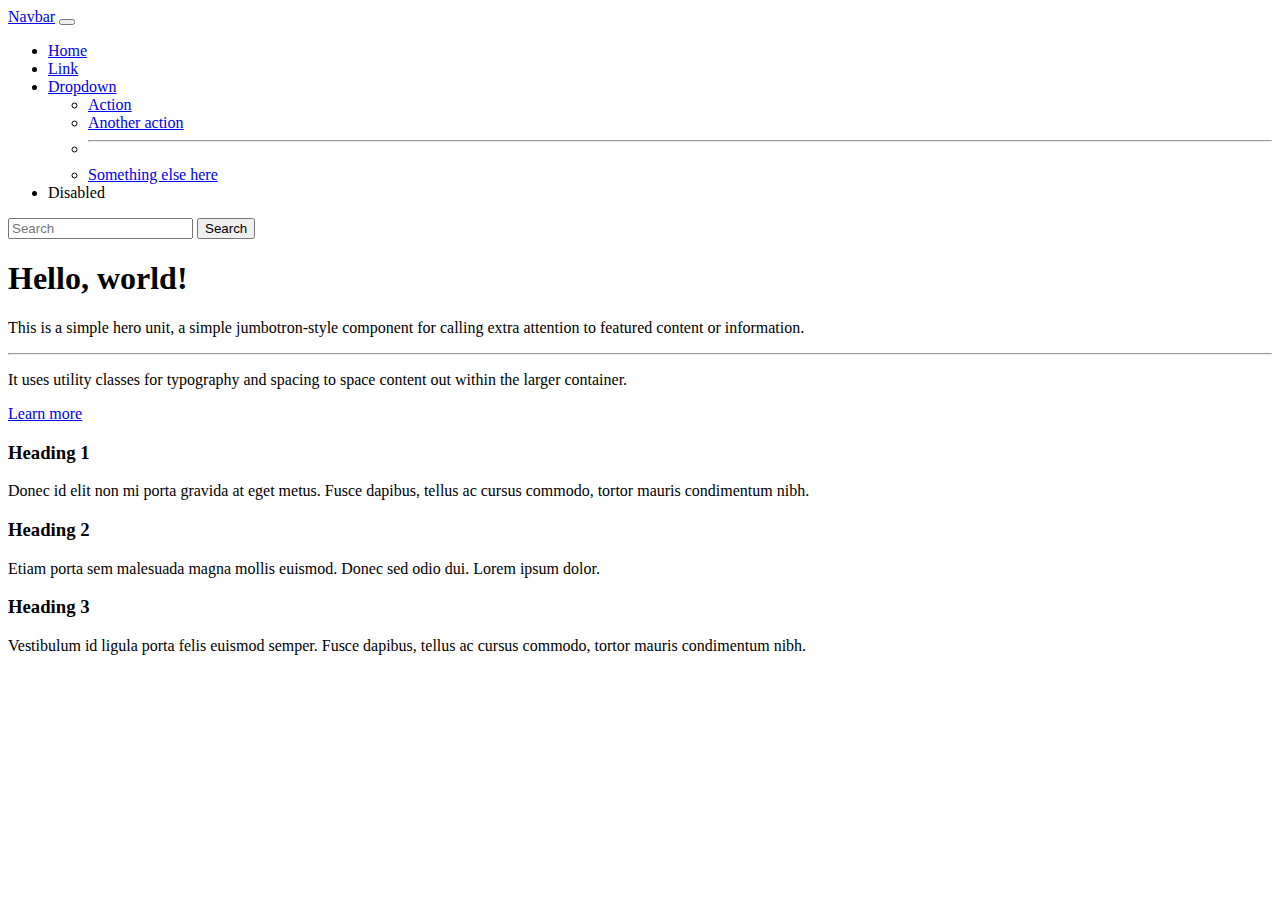
<file: bootstrap-template/bootstrap-template.html>
<!doctype html>

<html lang="en">
<head>

  <title>Noella's Bootstrap Template</title>

  <link href="https://cdn.jsdelivr.net/npm/bootstrap@5.1.3/dist/css/bootstrap.min.css" rel="stylesheet" integrity="sha384-1BmE4kWBq78iYhFldvKuhfTAU6auU8tT94WrHftjDbrCEXSU1oBoqyl2QvZ6jIW3" crossorigin="anonymous">

</head>

<body>

<!--Bootstrap NavBar start-->
<nav class="navbar navbar-expand-lg navbar-light bg-light">
  <div class="container-fluid">
    <a class="navbar-brand" href="#">Navbar</a>
    <button class="navbar-toggler" type="button" data-bs-toggle="collapse" data-bs-target="#navbarSupportedContent" aria-controls="navbarSupportedContent" aria-expanded="false" aria-label="Toggle navigation">
      <span class="navbar-toggler-icon"></span>
    </button>
    <div class="collapse navbar-collapse" id="navbarSupportedContent">
      <ul class="navbar-nav me-auto mb-2 mb-lg-0">
        <li class="nav-item">
          <a class="nav-link active" aria-current="page" href="#">Home</a>
        </li>
        <li class="nav-item">
          <a class="nav-link" href="#">Link</a>
        </li>
        <li class="nav-item dropdown">
          <a class="nav-link dropdown-toggle" href="#" id="navbarDropdown" role="button" data-bs-toggle="dropdown" aria-expanded="false">
            Dropdown
          </a>
          <ul class="dropdown-menu" aria-labelledby="navbarDropdown">
            <li><a class="dropdown-item" href="#">Action</a></li>
            <li><a class="dropdown-item" href="#">Another action</a></li>
            <li><hr class="dropdown-divider"></li>
            <li><a class="dropdown-item" href="#">Something else here</a></li>
          </ul>
        </li>
        <li class="nav-item">
          <a class="nav-link disabled">Disabled</a>
        </li>
      </ul>
      <form class="d-flex">
        <input class="form-control me-2" type="search" placeholder="Search" aria-label="Search">
        <button class="btn btn-outline-success" type="submit">Search</button>
      </form>
    </div>
  </div>
</nav>
<!--Bootstrap NavBar End-->

<div class="jumbotron">
  <h1 class="display-4">Hello, world!</h1>
  <p class="lead">This is a simple hero unit, a simple jumbotron-style component for calling extra attention to featured content or information.</p>
  <hr class="my-4">
  <p>It uses utility classes for typography and spacing to space content out within the larger container.</p>
  <a class="btn btn-primary btn-lg" href="#" role="button">Learn more</a>
</div>


  <div class="container">
    <div class="row">
      <div class="col-md-4">
        <h3>Heading 1</h3>
        <p>Donec id elit non mi porta gravida at eget metus. Fusce dapibus, tellus ac cursus commodo, tortor mauris condimentum nibh.</p>
      </div>

  <div class="col-md-4">
    <h3>Heading 2</h3>
    <p>Etiam porta sem malesuada magna mollis euismod. Donec sed odio dui. Lorem ipsum dolor.</p>
  </div>

  <div class="col-md-4">
    <h3>Heading 3</h3>
    <p>Vestibulum id ligula porta felis euismod semper. Fusce dapibus, tellus ac cursus commodo, tortor mauris condimentum nibh.</p>
    </div>
  </div>
</div>

<script src="https://cdn.jsdelivr.net/npm/@popperjs/core@2.10.2/dist/umd/popper.min.js" integrity="sha384-7+zCNj/IqJ95wo16oMtfsKbZ9ccEh31eOz1HGyDuCQ6wgnyJNSYdrPa03rtR1zdB" crossorigin="anonymous"></script>
<script src="https://cdn.jsdelivr.net/npm/bootstrap@5.1.3/dist/js/bootstrap.min.js" integrity="sha384-QJHtvGhmr9XOIpI6YVutG+2QOK9T+ZnN4kzFN1RtK3zEFEIsxhlmWl5/YESvpZ13" crossorigin="anonymous"></script>


</body>

</html>
</file>
<file: climate-crisis-story/style.css>
#headline {
  font-size: 4em;
  font-weight: 700;
  text-align: center;
  font-family: 'Source Serif Pro', serif;
}

#byline {
  font-size: 1em;
  font-family: 'Red Hat Display', sans-serif;
  text-transform: uppercase;
  text-align: center;
}

#chapter {
  font-size: 2em;
  font-weight: 700;
  text-align: left;
  color: #fff;
  font-family: 'Red Hat Display', sans-serif;
  background-color: #f23030;
  opacity: .7;
  border-color: #f23030;
  border-width: thick;
  border-style: solid;
}

/* Stye to increase the size slightly for the first few words of the story. */
span.firstwords {
  font-size: 1.5em;
  color: #f23030;
  font-weight: 500;
}

p {
  font-family: 'Source Serif Pro', serif;
  line-height: 180%;
  font-size: 1em;
}

.container {
  margin: 0 auto;
  padding-left: 10px;
  padding-right: 10px;
  padding-top: 30px;
  padding-bottom: 10px;
}

.picture {
  display: block;
  margin-left: auto;
  margin-right: auto;
  width: 100%
}

figcaption {
  font-family: 'Red Hat Display', sans-serif;
  text-align: left;
  font-weight: 300;
  font-size: 1em;
}

.small {
  margin-left: 30px;
  margin-right: 30px;
}

.contributed {
  font-style:italic;
}

.footer {
  position: static;
  height: 65px;
  width: 100%;
  bottom: 0;
  background-color: black;
  text-align: center;
  color: white;
}

.columns {
  font-family: 'Source Serif Pro', serif;
  text-align: center;
}

/* Top nave / Top Hat */

.nav-top {
  color:#fff;
  margin: 0 auto;
  text-transform: uppercase;
  font-weight: 700;
}

.red {
  color:#f23030;
}

/* Hero/splash area */

.hero-container {
    position: relative;
    text-align: center;
    color: white;
}

.hero-image {
    width: 100%;
  filter: grayscale(100%) drop-shadow(0px 0px 10px red);
}

.overlay {
  position: absolute;
  margin: 0 auto; left: 0; right: 0;
  top: 0%;
  width: 47%;
  background-color: #f23030;
  opacity: .8;
  padding-left: 10px;
  padding-right: 10px;
  padding-bottom: 10px;
}

.black {
  color:black;
}

.hero-hed {
  font-family: 'Source Serif Pro', serif;
  font-weight: 900;
  font-size: 6em;
  color: #fff;
  margin: 0 auto;
  padding-bottom: 10px;
}

.hero-sub {
  font-family: 'Red Hat Display', sans-serif;
  font-size: .25em;
}


.quote {
  font-family: 'Red Hat Display', sans-serif;
  color: #f23030;
  align: center;
  font-size: 2em;
  font-weight: 700;
  font-style: italic;
  text-align: left;
  padding: 15px 0 0 0;
  border-top: 1px solid #f23030;
  margin-top: 30px;
  margin-right: 10px;
  margin-left: 10px;
}
.quote-attribution {
  font-size: 1.5em;
  font-family: 'Red Hat Display', sans-serif;
  font-weight: 100;
  text-align: left;
  padding: 0 0 15px 0;
  color: black;
  margin-bottom: 30px;
  margin-right: 10px;
  margin-left: 10px;
  border-bottom: 1px solid #f23030;
}

/* Sidebar/Pullout style */

.sidebar-pullout {
  font-family: 'Red Hat Display', sans-serif;
  text-align: left;
  font-size: 1em;
  font-weight: 400;
  background-color: #FFD9D9;
  border: 5px;
  border-color: #f23030;
  border-style: double;
  padding: 40px 40px 50px;
  margin: 85px 65px;
}

#pullout-hed {
  font-family: 'Red Hat Display', sans-serif;
  text-align: center;
  font-weight: 600;
  background-color: #f23030;
  font-size: 1.5em;
  color: white;
}

span.findings {
  background-color: #f23030;
  font-weight: 500;
  color: white;
}

a:link {
  color: blue;
}

a:visited {
 color: purple;
}

a:hover {
  color: red;
}


/* Media Queries */

@media (max-width: 750px) {
  .hero-hed {
    font-size: 1.5em;
  }
</file>
<file: html-frame/style.css>
#headline {
  font-size: 3em;
  font-weight: 700;
  text-align: center;
  font-family: 'Montserrat', sans-serif;
}

#byline {
  font-size: 1em;
  font-family: 'Montserrat', sans-serif;
  text-transform: uppercase;
  text-align: center;
}

#chapter {
  font-size: 2em;
  font-weight: 700;
  text-align: left;
  font-family: 'Montserrat', sans-serif;
}

p {
  font-family: Georgia, serif;
  line-height: 180%;
  font-size: 1em;
}

.container {
  margin: 0 auto;
  padding-left: 10px;
  padding-right: 10px;
  padding-top: 30px;
  padding-bottom: 10px;
}

img {
  width: 80%;
  height: auto;
  align: center;
  margin-top: 30px;
  margin-bottom: 10px;
  margin-left: 70px;
  margin-right: 60px;
}

figcaption {
  font-family: 'Montserrat', sans-serif;
  text-align: left;
  font-weight: 300;
  font-size: 1em;
  margin-left: 70px;
  margin-right: 60px;
}

.footer {
  position: static;
  height: 100px;
  width: 100%;
  bottom: 0;
  background-color: black;
  text-align: center;
  color: white;
}

.columns {
  font-family: Georgia, serif;
  text-align: center;
}
</file>
<file: KertesLayout/stylesheet.css>
.logo {
  width: 100%;
  height: auto;
  display: block;
  margin-left: auto;
  margin-right: auto;
  margin-bottom: 25px;
}

BODY {
  font-family: 'Georgia', serif; font-size: 13px;
}

p {
  text-align: left;
}

h1 {
  font-family: 'Helvetica', sans-serif; font-size: 42px;
  font-style: bolder;
}

h2 {
  font-family: 'Helvetica', sans-serif; font-size: 20px;
  font-style: bolder;
}

blockquote {
  font-size: 1.4em;
  width: 60%;
  margin: 50px auto;
  font-family: 'Helvetica', 'Arial', sans-serif;
  font-style: italic;
  padding: 10px 30px 10px;
  border-left:8px solid #A3B6EA;

}

blockquote span{
  display:block;
  color:#333333;
  font-style: normal;
  font-weight: bold;
  margin-top:1em;
}

#content {
  margin: 0 auto;
  width: 900px;
}

#byline {
font-family: Helvetica, sans-serif;
font-size: 14px;
font-style: italic;
}

img {
  width: 100%;
  height: auto;
  margin-top: 30px;
  margin-bottom: 10px;
}

figcaption {
  font-family: Helvetica, sans-serif;
  text-align: right;
  font-style: italic;

}

#spacecraft {
  border-style: solid;
  border-width: thin;
  padding-left: 20px;
  padding-right: 20px;
  padding-top: 10px;
  padding-bottom: 10px;
  margin-top: 25px;
  margin-bottom: 12px;

}
</file>
<file: resume/style.css>
/*styles for my resume */

BODY {
  font-family: 'Open Sans', sans-serif; Arial, sans-serif;
  color:#444;
  font-weight:400;
}

/* banner name at top */

#name {
  color:#33485e;
  text-transform: uppercase;
  text-align: center;
  font-size:3em;
  border-bottom: 1px solid #33485e;
  width: 60%;
  min-width: 300px;
  margin: 0 auto;
}

/* main title */
#title {
  color:#33485e;
  text-transform: uppercase;
  font-size: 1.5em;
  font-weight: 600;
  text-align: center;
  margin-top: 20px;
  margin-bottom: 0px;
  margin-left: 0px;
  margin-right: 0px;
}

/* section titles */
.sectionheader {
  font-size: 1.5em;
  text-transform: uppercase;
  background-color: #33485e;
  color:#ffffff;
  font-weight: 400;
  margin-top: 20px;
  margin-bottom: 10px;
  margin-left: 0;
  margin-right: 0;
  width: 70%;
  min-width: 300px;
}

#container {
    width: 100%;
    max-width: 1200px;
    margin: 0 auto;
}

/* job titles */
.jobtitle {
  font-weight: 600;
  font-size: 1.5em;
}

/* job organizations */
.organization {
  font-weight: 400;
  font-size: 1.25em;
}

/* job dates */
.date {
  font-weight: 400;
  font-style: italic;
  font-size: 1em;
  margin-top: 2px;
  margin-bottom: 0px;
  margin-left: 0px;
  margin-right: 0px;
}

.description {
  margin: 0px;
  padding: 0px;
}

ul#menu {
  margin: 0px;
  padding: 0px;
  list-style: none;
  text-align: center;
}

ul#menu li {
  display: inline;
}

.degrees {
  margin-top: 5px;
  margin-bottom: 0px;
  margin-left: 0px;
  margin-right: 0px;
}

.do {
  margin-top: 5px;
  margin-bottom: 0px;
  margin-left: 0px;
  margin-right: 0px;
}
</file>
<file: the-resume-project/style.css>
p {
  font-family: 'Lora', serif;
  font-size: 1em;
}

h4 {
  color: #597988;
}

.topper {
  width: 100%;
}

.hero-container {
    position: relative;
    text-align: center;
    color: black;
}


.hero-overlay {
  position: absolute;
  margin-top: 26px;
  margin-left: 60px;
  top: 35%;
  width: 15%;
  background-color: #FFEAD0;
  opacity: .9;
  font-size: 1em;
  padding-top: 5px;
  padding-bottom: 5px;
  padding-left: 3px;
  padding-right: 3px;
  border-top-left-radius:15px;
  border-top-right-radius:15px;
  border-bottom-left-radius:15px;
  border-bottom-right-radius:15px;
}

@media all and (max-width: 910px) {
    .hero-overlay {
        margin-left: 20px;
        margin-top: 10px;
        font-size: .9em;
    }
}


.social {
  margin-right: 5px;
  margin-left: 5px;
  width: 35px;
  height: auto;
}

.envelope {
  margin-right: 5px;
  margin-left: 5px;
  width: 35px;
  height: auto;
}

@media all and (max-width: 650px) {
    .social {
        display: none;
    }
}

.hero-hed {
  font-family: 'Lora', serif;
  font-size: 1em;
  color: black;
  margin: 0 auto;
  padding-bottom: 10px;
}


hr {
  display: block;
  overflow: hidden;
  border-style: inset;
  border-width: 1px;
  width: 100%;
  margin-left: auto;
  margin-right: auto;
  height: 25px;
  background-color:#7D6968;
  opacity: 20%;
  top: 0;
}

.separator{
  display: flex;
  align-items: center;
}

.capitol{
  opacity: 0.1;
  margin: 0 auto;
  width: 100%;
}

.screen{
  width: 100%;
}

  /* section titles */
  .sectionheader {
    background-color: #E4EAD1;
    margin-top: 20px;
    margin-bottom: 10px;
    margin-left: 0;
    margin-right: 0;
    width: 100%;
    min-width: 300px;
    font-size: 2em;
    text-transform: uppercase;
    color: #484848;
    font-family: 'Red Hat Display', sans-serif;
    font-weight: 700;
    font-size: 3em;
    text-align: center;
    top: 0;
  }



  /* Container holding image and text */
  .section-container-light{
    position: relative;
    text-align: left;
    color: #FFEAD0;
    width: 100%;
    margin-right: 0;
    margin-left: 0;
  }

  /* dark Container holding image and text */
  .section-container-dark {
    position: relative;
    text-align: left;
    color: black;
    width: 100%;
    margin-right: 0;
    margin-left: 0;
  }

  /*Experience elements */
  .experience-image{
    background-image: url("images/capitol_crop.jpg");
    background-color: #F0F4F7;
    height: 2329px;
    background-position: center;
    background-repeat: no-repeat;
    background-size: cover;
  }

  #title {
    font-size: 1.5em;
    font-weight: 600;
    color: #B9F7F7;
  }

#place-time{
  font-size: 1em;
  font-weight: 400;
  color: #C7D4D7;
  }

  @media all and (max-width: 900px) {
    .experience-image {
  height: 2195px;
  }
  }

/* --------------------------------------------------

TIMELINE ELEMENTS

----------------------------------------------------*/

.cd-container {
  width: 100%;
  max-width: 1170px;
  margin: 0 auto;
  padding: 0 10%;
  border-radius: 2px;
}
.cd-container::after {
  content: '';
  display: table;
  clear: both;
}

/* --------------------------------

Main components

-------------------------------- */


#cd-timeline {
  position: relative;
  padding: 2em 0;
  margin-top: 2em;
  margin-bottom: 2em;
}
#cd-timeline::before {
  content: '';
  position: absolute;
  top: 0;
  left: 25px;
  height: 100%;
  width: 5px;
  background: #6C91A3;
}
@media only screen and (min-width: 1170px) {
  #cd-timeline {
    margin-top: 3em;
    margin-bottom: 3em;
  }
  #cd-timeline::before {
    left: 50%;
    margin-left: -2px;
  }
}

.cd-timeline-block {
  position: relative;
  margin: 2em 0;
}
.cd-timeline-block:after {
  content: "";
  display: table;
  clear: both;
}
.cd-timeline-block:first-child {
  margin-top: 0;
}
.cd-timeline-block:last-child {
  margin-bottom: 0;
}
@media only screen and (min-width: 1170px) {
  .cd-timeline-block {
    margin: 4em 0;
  }
  .cd-timeline-block:first-child {
    margin-top: 0;
  }
  .cd-timeline-block:last-child {
    margin-bottom: 0;
  }
}

.cd-timeline-img {
  position: absolute;
  top: 8px;
  left: 12px;
  width: 30px;
  height: 30px;
  border-radius: 50%;
  box-shadow: 0 0 0 4px #6C91A3, inset 0 2px 0 rgba(0, 0, 0, 0.08), 0 3px 0 4px rgba(0, 0, 0, 0.05);
}
.cd-timeline-img {
  background: #FFEAD0;
}
@media only screen and (min-width: 1170px) {
  .cd-timeline-img {
    width: 30px;
    height: 30px;
    left: 50%;
    margin-left: -15px;
    margin-top: 15px;
    /* Force Hardware Acceleration in WebKit */
    -webkit-transform: translateZ(0);
    -webkit-backface-visibility: hidden;
  }
}

.cd-timeline-content {
  position: relative;
  margin-left: 60px;
  margin-right: 30px;
  background: #333C42;
  border-radius: 2px;
  padding: 1em;

  /*Cut extraneous code here*/
    }

    @media (max-width: 500px) {
      .timeline-content-info-title, .timeline-content-info-date {
        display: block;
        width:100%;
      }
    }
  }
  .content-skills {
    font-size: 12px;
    padding:0;
    margin-bottom: 0;
    display:flex;
    flex-wrap: wrap;
    justify-content: center;
  /*Deleted li code here */
  }
}
.cd-timeline-content:after {
  content: "";
  display: table;
  clear: both;
}
.cd-timeline-content h2 {
  margin-top:0;
  margin-bottom: 5px;
}
.cd-timeline-content p, .cd-timeline-content .cd-date {

  font-size: 13px;
  font-size: 0.8125rem;
}
.cd-timeline-content .cd-date {
  display: inline-block;
}
.cd-timeline-content p {
  margin: 1em 0;
  line-height: 1.6;
}

.cd-timeline-content::before {
  content: '';
  position: absolute;
  top: 16px;
  right: 100%;
  height: 0;
  width: 0;
  border: 7px solid transparent;
  border-right: 7px solid #333C42;
}

@media only screen and (min-width: 768px) {
  .cd-timeline-content h2 {
    font-size: 20px;
    font-size: 1.25rem;
  }
  .cd-timeline-content p {
    font-size: 16px;
    font-size: 1rem;
  }
  .cd-timeline-content .cd-read-more, .cd-timeline-content .cd-date {
    font-size: 14px;
    font-size: 0.875rem;
  }
}
@media only screen and (min-width: 1170px) {
  .cd-timeline-content {
    color: #FFEAD0;;
    margin-left: 0;
    padding: 1.6em;
    width: 36%;
    margin: 0 5%
  }
  .cd-timeline-content::before {
    top: 24px;
    left: 100%;
    border-color: transparent;
    border-left-color: #333C42;

  }
  .cd-timeline-content .cd-date {
    position: absolute;
    width: 100%;
    left: 122%;
    top: 6px;
    font-size: 16px;
    font-size: 1rem;
  }
  .cd-timeline-block:nth-child(even) .cd-timeline-content {
    float: right;
  }
  .cd-timeline-block:nth-child(even) .cd-timeline-content::before {
    top: 24px;
    left: auto;
    right: 100%;
    border-color: transparent;
    border-right-color: #333C42;

  }
  .cd-timeline-block:nth-child(even) .cd-timeline-content .cd-read-more {
    float: right;
  }
  .cd-timeline-block:nth-child(even) .cd-timeline-content .cd-date {
    left: auto;
    right: 122%;
    text-align: right;
  }
}

  .right-side {
    text-align: right;
  }
/* -------END TIMELINE -------------------------------- */

/*End Experience Elements */

  /*Skills elements */
  .skills-image {
    background-image: url("images/screenshot_crop.jpg");
    background-color: black;
    height: 700px;
    background-position: center;
    background-repeat: no-repeat;
    background-size: cover;
  }

  @media all and (max-width: 900px) {
   .skills-image {
     height: 790px;
   }
 }


  .container-wrapper {
    text-align: center;
}

.container-left, .container-center, .container-right {
    width:260px;
    height:250px;
    display:inline-block;
    padding: 10px;
    float: left;
    font-family: 'Red Hat Display', sans-serif;
    font-weight: 600;
    font-size: 1em;
    border-style: solid;
    border-width: 2px;
    border-color: black;
}

.skill-title {
        font-family: 'Red Hat Display', sans-serif;
        color: #597988;
        text-decoration-color: #597988;
        text-decoration: underline;
        font-weight: 700;
        font-size: 1.5em;
      }

.container-left {
    background:#FFEAD0;
    margin: 200px;
    margin-left: 480px;
    margin-right: 0px;
}
.container-center {
    background:#FFEAD0;
    margin-top: 200px;
    margin-left: 60px;
    margin-right: 60px;
}
.container-right {
    background:#FFEAD0;
    margin-top: 200px;
}

@media all and (max-width: 1680px) {
    .container-left {
      margin-left: 240px;
    }
}


@media all and (max-width: 1250px) {
    .container-left {
      margin-left: 90px;
    }
}

@media all and (max-width: 1080px) {
    .container-left {
      margin-left: 0px;
    }
}

@media all and (max-width: 925px) {
    .container-left, .container-center, .container-right {
        margin-left:0px; margin-right: 0px;
    }
}

@media all and (max-width: 830px) {
    .container-left, .container-center, .container-right {
        width:100%;
        display:block;
        margin:0;
    }
}

@media all and (max-width: 830px) {
    .container-left {
      margin-left: 0px;
    }
}

    /*End Skill elements */


    /*Education elements */
    .education-image {
      background-image: url("images/window_crop.jpg");
      background-color: black;
      height: 700px;
      background-position: center;
      background-repeat: no-repeat;
      background-size: cover;
    }

    .container-wrapper {
      text-align: center;
  }

  .edcontainer-left, .edcontainer-center, .edcontainer-right {
      width:300px;
      height:210px;
      display:inline-block;
      padding-top: 5px;
      padding-left: 10px;
      padding-right: 10px;
      float: left;
      font-family: 'Red Hat Display', sans-serif;
      font-weight: 600;
      font-size: 1em;
      border-style: solid;
      border-width: 2px;
      border-color: black;

  }

  .ed-title {
          font-family: 'Red Hat Display', sans-serif;
          color: #597988;
          text-decoration-color: #597988;
          text-decoration: underline;
          font-weight: 700;
          font-size: 1.5em;
        }

  .edcontainer-left {
      background:#E5E1E1;
      margin: 250px;
      margin-left: 380px;
      margin-right: 0px;
  }
  .edcontainer-center {
      background:#E5E1E1;
      margin-top: 250px;
      margin-left: 70px;
      margin-right: 70px;
  }
  .edcontainer-right {
      background:#E5E1E1;
      margin-top: 250px;
  }


  @media all and (max-width: 1680px) {
      .edcontainer-left {
        margin-left: 260px;
      }
  }

  @media all and (max-width: 1320px) {
      .edcontainer-left {
        margin-left: 120px;
      }
  }

  @media all and (max-width: 1190px) {
      .edcontainer-left {
        margin-left: 15px;
      }
  }

  @media all and (max-width: 1080px) {
      .edcontainer-left, .edcontainer-center, .edcontainer-right {
          margin-left: 0px; margin-right: 0px;
      }
  }

  @media all and (max-width: 920px) {
      .edcontainer-left, .edcontainer-center, .edcontainer-right {
          width:100%;
          display:block;
          margin:0;
      }
  }

  @media all and (max-width: 830px) {
      .edcontainer-left {
        margin-left: 0px;
      }
  }


    /*End Education elements */


    /*Start Portfolio elements */

    .container-fluid {
      background-color: #FEF5EC;
      height: 1100px;
      width: 100%;

    }

    .workcontainer-top {
      margin-top: 15px;
      margin-left: 265px;
      padding-top: 15px;
      padding-left: 50px;

    }

    .workcontainer-bottom {
      margin-top: 15px;
      margin-left: 265px;
      padding-top: 15px;
      padding-left: 50px;

    }

    @media all and (max-width: 1080px) {
    .workcontainer-top {
      margin-left: 130px;
    }
}

    @media all and (max-width: 1080px) {
    .workcontainer-bottom {
      margin-left: 130px;
    }
}

    @media all and (max-width: 870px) {
    .workcontainer-top {
      margin-left: 0px;
    }
}

  @media all and (max-width: 870px) {
  .workcontainer-bottom {
    margin-left: 0px;
  }
}

    @media all and (max-width: 730px) {
    .workcontainer-top {
      margin-left: 0px;
      padding-left: 0px;
      padding-top: 0px;
    }
}

  @media all and (max-width: 730px) {
  .workcontainer-bottom {
    margin-left: 0px;
    padding-left: 0px;
    padding-top: 0px;
  }
}

.row.display-flex {
  display: flex;
  flex-wrap: wrap;
}
.row.display-flex > [class*='col-'] {
  display: flex;
  flex-direction: column;
}

@media all and (max-width: 563px) {
  .container-fluid {
height: 3200px;
}
}

    /*End Portfolio elements */


    /*Footer */

.footer {
  position: static;
  height: 100px;
  width: 100%;
  bottom: 0;
  background-color: black;
  text-align: center;
  color: white;
  font-family: 'Lora', serif;
}
</file>
